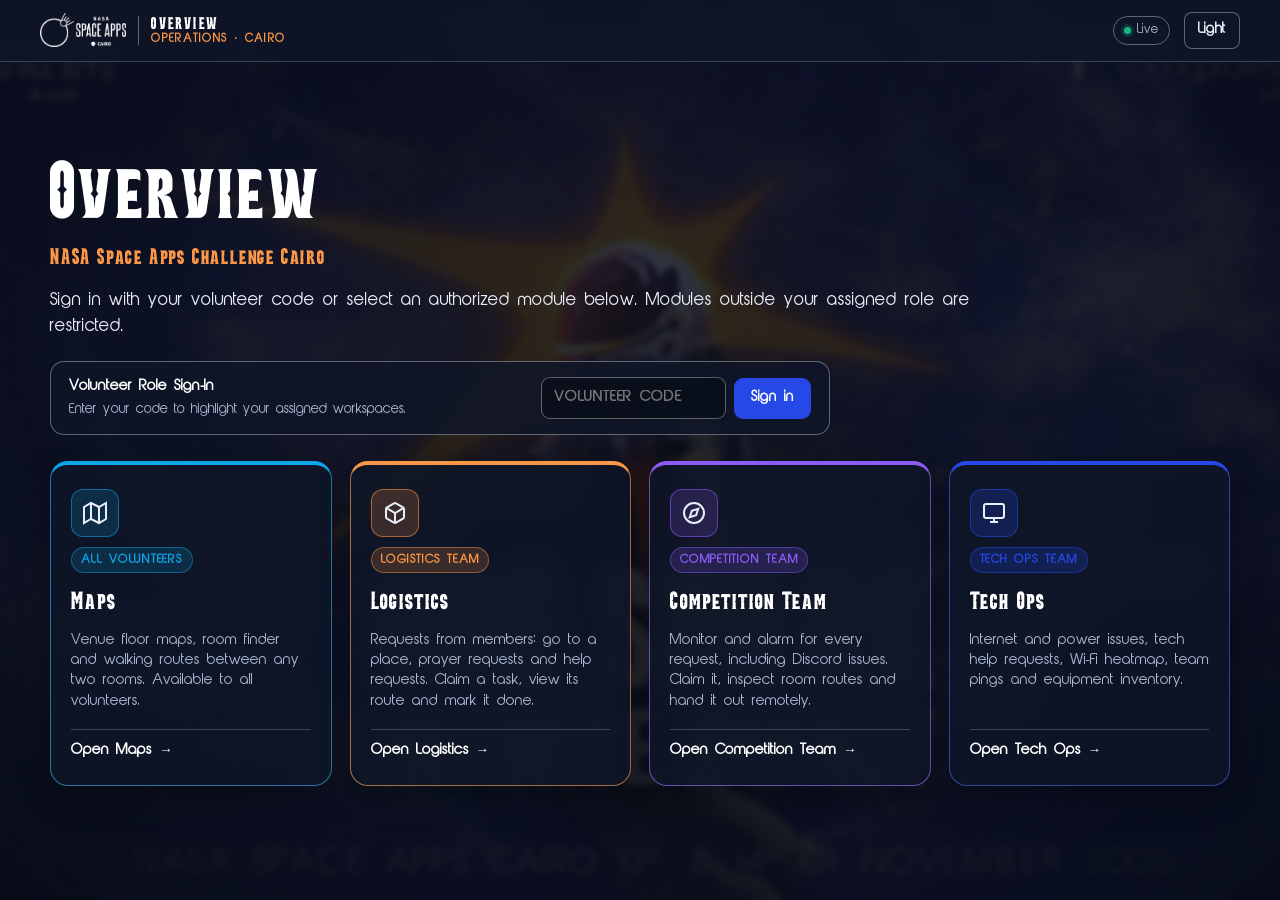
<file: index.html>
<!DOCTYPE html>
<html lang="en" data-theme="dark">
<head>
  <link rel="preconnect" href="https://www.gstatic.com" crossorigin>
  <link rel="dns-prefetch" href="https://www.gstatic.com">
  <link rel="preconnect" href="https://firestore.googleapis.com">
  <meta charset="utf-8">
  <meta name="viewport" content="width=device-width, initial-scale=1, viewport-fit=cover">
  <title>Operations · NASA Space Apps Challenge Cairo</title>
  <meta name="description" content="Operations hub for NASA Space Apps Challenge Cairo volunteers: venue maps, the Logistics team, the Competition Team and the Tech Ops team.">
  <link rel="icon" type="image/png" href="assets/favicon.png">
  <link rel="stylesheet" href="landing.css">
  <link rel="stylesheet" href="styles/components/tutorial.css">
  <script>
    try { document.documentElement.setAttribute('data-theme', localStorage.getItem('techops_theme') || localStorage.getItem('nasa_theme') || 'dark'); } catch (e) {}
  </script>
</head>
<body>
  <div class="bg" aria-hidden="true">
    <div class="bg-image"></div>
    <div class="bg-shade"></div>
  </div>

  <div class="page">
    <header class="portal-top">
      <a class="portal-brand" href="index.html">
        <img class="logo-dark" src="assets/logos/NSAC_HORIZONTAL_WHITE.png" alt="NASA Space Apps Challenge">
        <img class="logo-light" src="assets/logos/NSAC_HORIZONTAL_DARK.png" alt="NASA Space Apps Challenge">
        <span class="portal-brand-text-wrap">
          <span class="portal-brand-title">OVERVIEW</span>
          <span class="portal-brand-sub">OPERATIONS · CAIRO</span>
        </span>
      </a>
      <div class="sp"></div>
      <span class="pill-status" id="overview-status-pill"><i></i><span id="overview-status-text">Live</span></span>
      <button class="portal-theme-btn" id="theme-toggle" aria-label="Toggle theme"><span class="btn-text">Light</span></button>
      <div class="portal-user-chip" id="user-chip" hidden>
        <span class="portal-avatar" id="user-avatar" aria-hidden="true"></span>
        <span class="portal-meta"><b id="user-name"></b><small id="user-team"></small></span>
        <button class="portal-btn-sm" id="logout-btn" type="button">Sign out</button>
      </div>
    </header>

    <main class="intro">
      <h1>Overview</h1>
      <p class="sub">NASA Space Apps Challenge Cairo</p>
      <p class="desc" id="overview-desc">Sign in with your volunteer code or select an authorized module below. Modules outside your assigned role are restricted.</p>

      <!-- Quick Volunteer Code Sign-In Bar (shown when signed out) -->
      <div class="access-bar" id="overview-login-bar">
        <div class="access-bar-info">
          <b>Volunteer Role Sign-In</b>
          <span>Enter your code to highlight your assigned workspaces.</span>
        </div>
        <form action="javascript:void(0);" class="access-form" id="overview-login-form" autocomplete="off" novalidate>
          <input id="overview-code" autocapitalize="characters" autocomplete="off" autocorrect="off" spellcheck="false" maxlength="40" placeholder="Volunteer code" aria-label="Volunteer code">
          <button type="submit" id="overview-login-btn">Sign in</button>
        </form>
        <div class="access-err" id="overview-login-err" role="alert" hidden></div>
      </div>

      <!-- Active Role Banner (shown when signed in) -->
      <div class="role-banner" id="overview-role-banner" hidden>
        <i></i>
        <span id="overview-role-text"></span>
      </div>

      <div class="hub-grid" id="hub-grid">
        <a class="hub-card" data-module="maps" data-label="Open Maps →" data-role-label="All Volunteers" href="maps.html">
          <span class="hub-icon" aria-hidden="true"><svg width="24" height="24" viewBox="0 0 24 24" fill="none" stroke="currentColor" stroke-width="2"><polygon points="1 6 1 22 8 18 16 22 23 18 23 2 16 6 8 2 1 6"></polygon><line x1="8" y1="2" x2="8" y2="18"></line><line x1="16" y1="6" x2="16" y2="22"></line></svg></span>
          <span class="hub-who">All volunteers</span>
          <h2>Maps</h2>
          <p>Venue floor maps, room finder and walking routes between any two rooms. Available to all volunteers.</p>
          <span class="hub-go">Open Maps &rarr;</span>
        </a>
        <a class="hub-card" data-module="logistics" data-label="Open Logistics →" data-role-label="Logistics Team" href="logistics/index.html">
          <span class="hub-icon" aria-hidden="true"><svg width="24" height="24" viewBox="0 0 24 24" fill="none" stroke="currentColor" stroke-width="2"><path d="M21 16V8a2 2 0 0 0-1-1.73l-7-4a2 2 0 0 0-2 0l-7 4A2 2 0 0 0 3 8v8a2 2 0 0 0 1 1.73l7 4a2 2 0 0 0 2 0l7-4A2 2 0 0 0 21 16z"></path><polyline points="3.27 6.96 12 12.01 20.73 6.96"></polyline><line x1="12" y1="22.08" x2="12" y2="12"></line></svg></span>
          <span class="hub-who">Logistics team</span>
          <h2>Logistics</h2>
          <p>Requests from members: go to a place, prayer requests and help requests. Claim a task, view its route and mark it done.</p>
          <span class="hub-go">Open Logistics &rarr;</span>
        </a>
        <a class="hub-card" data-module="competition" data-label="Open Competition Team →" data-role-label="Competition Team" href="dispatch/index.html">
          <span class="hub-icon" aria-hidden="true"><svg width="24" height="24" viewBox="0 0 24 24" fill="none" stroke="currentColor" stroke-width="2"><circle cx="12" cy="12" r="10"></circle><polygon points="16.24 7.76 14.12 14.12 7.76 16.24 9.88 9.88 16.24 7.76"></polygon></svg></span>
          <span class="hub-who">Competition Team</span>
          <h2>Competition Team</h2>
          <p>Monitor and alarm for every request, including Discord issues. Claim it, inspect room routes and hand it out remotely.</p>
          <span class="hub-go">Open Competition Team &rarr;</span>
        </a>
        <a class="hub-card" data-module="techops" data-label="Open Tech Ops →" data-role-label="Tech Ops Team" href="techops/index.html">
          <span class="hub-icon" aria-hidden="true"><svg width="24" height="24" viewBox="0 0 24 24" fill="none" stroke="currentColor" stroke-width="2"><rect x="2" y="3" width="20" height="14" rx="2" ry="2"></rect><line x1="8" y1="21" x2="16" y2="21"></line><line x1="12" y1="17" x2="12" y2="21"></line></svg></span>
          <span class="hub-who">Tech Ops team</span>
          <h2>Tech Ops</h2>
          <p>Internet and power issues, tech help requests, Wi-Fi heatmap, team pings and equipment inventory.</p>
          <span class="hub-go">Open Tech Ops &rarr;</span>
        </a>
      </div>
    </main>
  </div>

  <script src="scripts/services/config.js"></script>
  <script src="scripts/services/firebase-config.js"></script>
  <script src="scripts/services/common.js"></script>
  <script src="scripts/services/store.js"></script>
  <script src="scripts/components/tutorial.js"></script>
  <script>
    (function () {
      var Store = window.TechOpsStore, TO = window.TO;
      var $ = function (id) { return document.getElementById(id); };
      if (TO && TO.initTheme) TO.initTheme();

      var cards = Array.prototype.slice.call(document.querySelectorAll(".hub-card[data-module]"));
      cards.forEach(function (c) {
        if (!c.getAttribute("data-href")) c.setAttribute("data-href", c.getAttribute("href") || "");
      });

      /* Capture-phase guard: strictly block any click or keyboard activation on locked cards */
      document.addEventListener("click", function (e) {
        var locked = e.target && e.target.closest ? e.target.closest(".hub-card.is-locked") : null;
        if (locked) { e.preventDefault(); e.stopPropagation(); }
      }, true);
      document.addEventListener("keydown", function (e) {
        if (e.key !== "Enter" && e.key !== " ") return;
        var locked = e.target && e.target.closest ? e.target.closest(".hub-card.is-locked") : null;
        if (locked) { e.preventDefault(); e.stopPropagation(); }
      }, true);

      function renderAccess(user) {
        var chip = $("user-chip");
        var loginBar = $("overview-login-bar");
        var banner = $("overview-role-banner");
        var statusTxt = $("overview-status-text");
        var statusPill = $("overview-status-pill");
        if (Store) {
          var live = Store.isLive();
          if (statusPill) statusPill.className = "pill-status " + (live ? "live" : "demo");
          if (statusTxt) statusTxt.textContent = live ? "Live" : "Local preview";
        }

        if (!user) {
          if (chip) chip.hidden = true;
          if (loginBar) loginBar.hidden = false;
          if (banner) banner.hidden = true;
          cards.forEach(function (c) {
            c.classList.remove("is-locked", "is-authorized");
            c.removeAttribute("aria-disabled");
            c.removeAttribute("tabindex");
            var orig = c.getAttribute("data-href");
            if (orig) c.setAttribute("href", orig);
            var goEl = c.querySelector(".hub-go");
            if (goEl) goEl.textContent = c.getAttribute("data-label") || "Open →";
          });
          return;
        }

        var roleName = Store.teamDisplayName(user);
        if (chip) {
          chip.hidden = false;
          $("user-name").textContent = user.name;
          $("user-team").textContent = roleName;
          $("user-avatar").textContent = TO ? TO.initials(user.name) : user.name.slice(0, 2).toUpperCase();
        }
        if (loginBar) loginBar.hidden = true;
        if (banner) {
          banner.hidden = false;
          $("overview-role-text").innerHTML = "Signed in as <b>" + (TO ? TO.esc(user.name) : user.name) + "</b> (" + (TO ? TO.esc(roleName) : roleName) + ") — authorized modules are highlighted in full color; unauthorized modules are locked.";
        }

        cards.forEach(function (c) {
          var mod = c.getAttribute("data-module");
          var allowed = Store.canAccess(user, mod);
          var goEl = c.querySelector(".hub-go");
          var orig = c.getAttribute("data-href");
          if (allowed) {
            c.classList.add("is-authorized");
            c.classList.remove("is-locked");
            c.removeAttribute("aria-disabled");
            c.removeAttribute("tabindex");
            if (orig) c.setAttribute("href", orig);
            if (goEl) goEl.textContent = c.getAttribute("data-label") || "Open →";
          } else {
            c.classList.add("is-locked");
            c.classList.remove("is-authorized");
            c.setAttribute("aria-disabled", "true");
            c.setAttribute("tabindex", "-1");
            c.removeAttribute("href");
            if (goEl) goEl.textContent = "Restricted · " + (c.getAttribute("data-role-label") || "Authorized Role") + " Only";
          }
        });
      }

      function showErr(m) {
        var el = $("overview-login-err");
        if (!el) return;
        el.textContent = m || "";
        el.hidden = !m;
      }

      if ($("overview-login-form") && Store) {
        $("overview-login-form").addEventListener("submit", function (e) {
          e.preventDefault();
          var code = ($("overview-code").value || "").trim();
          if (!code) { showErr("Please enter your volunteer code."); return; }
          var btn = $("overview-login-btn");
          btn.disabled = true; btn.textContent = "Checking…"; showErr("");
          Store.login(code).then(function (u) {
            btn.disabled = false; btn.textContent = "Sign in";
            $("overview-code").value = "";
            renderAccess(u);
          }).catch(function (err) {
            btn.disabled = false; btn.textContent = "Sign in";
            showErr(err && err.message ? err.message : "Invalid volunteer code.");
          });
        });
      }

      if ($("logout-btn") && Store) {
        $("logout-btn").onclick = function () {
          Store.logout().then(function () { renderAccess(null); });
        };
      }

      if (Store) {
        var fast = Store.peekUser ? Store.peekUser() : null;
        if (fast) renderAccess(fast);
        Store.restore().then(function (u) { renderAccess(u); });
      }
    })();
  </script>
</body>
</html>
</file>
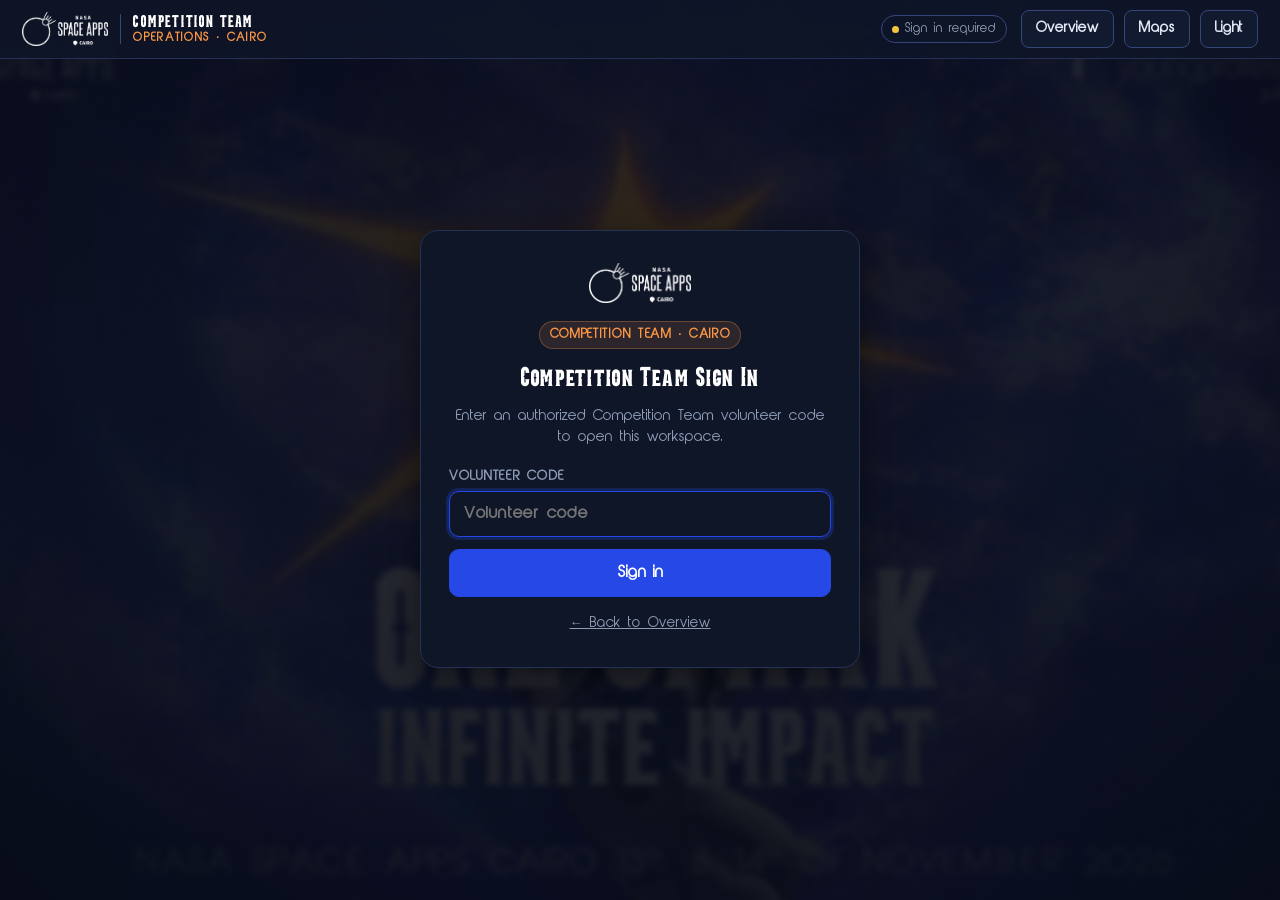
<file: dispatch/index.html>
<!DOCTYPE html>
<html lang="en" data-theme="dark">
<head>
  <link rel="preconnect" href="https://www.gstatic.com" crossorigin>
  <link rel="dns-prefetch" href="https://www.gstatic.com">
  <link rel="preconnect" href="https://firestore.googleapis.com">
  <meta charset="utf-8">
  <meta name="viewport" content="width=device-width, initial-scale=1, viewport-fit=cover">
  <meta name="robots" content="noindex, nofollow">
  <title>Competition Team · NASA Space Apps Challenge Cairo</title>
  <link rel="icon" type="image/png" href="../assets/favicon.png">
  <link rel="stylesheet" href="../techops/css/techops.css">
  <link rel="stylesheet" href="../styles/components/tutorial.css">
  <link rel="stylesheet" href="../styles/components/route-map-panel.css">
  <link rel="stylesheet" href="css/dispatch.css">
  <script>try { document.documentElement.setAttribute('data-theme', localStorage.getItem('techops_theme') || localStorage.getItem('nasa_theme') || 'dark'); } catch (e) {}</script>
</head>
<body>
  <div class="bg" aria-hidden="true"></div>
  <div class="app">
    <header class="top">
      <a class="brand" href="index.html" aria-label="Competition Team dashboard home">
        <img class="logo-dark" src="../assets/logos/NSAC_HORIZONTAL_WHITE.png" alt="NASA Space Apps Challenge">
        <img class="logo-light" src="../assets/logos/NSAC_HORIZONTAL_DARK.png" alt="NASA Space Apps Challenge">
        <span class="brand-text">
          <span class="brand-title">COMPETITION TEAM</span>
          <span class="brand-sub">OPERATIONS · CAIRO</span>
        </span>
      </a>
      <div class="sp"></div>

      <span class="pill-status demo" id="status-pill"><i></i><span id="status-text">Connecting…</span></span>

      <div class="desktop-controls">
        <a class="btn" href="../index.html">Overview</a>
        <a class="btn" href="../maps.html">Maps</a>
        <button class="btn auth-only btn-tutorial" id="tutorial-btn" title="Start Interactive Training" hidden><span>Tutorial</span></button>
        <button class="btn auth-only" id="alerts-btn" title="Sound and desktop notifications for new requests" hidden>Enable alerts</button>
        <button class="btn" id="theme-toggle" aria-label="Toggle light or dark theme"><span class="btn-text">Light</span></button>
        <div class="user-chip" id="user-chip" hidden>
          <span class="user-avatar" id="user-avatar" aria-hidden="true"></span>
          <span class="user-meta"><b id="user-name"></b><small id="user-team"></small></span>
          <button class="btn small" id="logout-btn" aria-label="Sign out">Sign out</button>
        </div>
      </div>

      <button class="icon-btn bell" id="bell" aria-label="Show unclaimed requests" hidden>
        <svg width="26" height="26" viewBox="0 0 24 24" fill="none" stroke="currentColor" stroke-width="2.2"><path d="M18 8a6 6 0 0 0-12 0c0 7-3 9-3 9h18s-3-2-3-9"/><path d="M13.7 21a2 2 0 0 1-3.4 0"/></svg>
        <span class="count" id="bell-count" hidden>0</span>
      </button>

      <button class="icon-btn mobile-menu-btn" id="mobile-menu-toggle" aria-label="Toggle options menu" aria-expanded="false">
        <svg class="icon-bars" width="28" height="28" viewBox="0 0 24 24" fill="none" stroke="currentColor" stroke-width="2.4"><line x1="3" y1="6" x2="21" y2="6"/><line x1="3" y1="12" x2="21" y2="12"/><line x1="3" y1="18" x2="21" y2="18"/></svg>
        <svg class="icon-close" width="28" height="28" viewBox="0 0 24 24" fill="none" stroke="currentColor" stroke-width="2.4" hidden><line x1="18" y1="6" x2="6" y2="18"/><line x1="6" y1="6" x2="18" y2="18"/></svg>
      </button>
    </header>

    <!-- Standardized Right Slide-Over Navigation Drawer -->
    <div class="mobile-drawer" id="mobile-drawer" hidden>
      <div class="mobile-drawer-card" role="dialog" aria-modal="true" aria-label="Navigation menu">
        <div class="mobile-drawer-head">
          <div class="user-chip mobile-user-chip" id="mobile-user" hidden>
            <span class="user-avatar" id="mobile-user-avatar" aria-hidden="true"></span>
            <span class="user-meta"><b id="mobile-user-name"></b><small id="mobile-user-team"></small></span>
          </div>
          <button class="btn icon-btn mobile-drawer-close" id="mobile-menu-close" type="button" aria-label="Close menu">&times;</button>
        </div>
        <div class="mobile-drawer-actions">
          <a class="btn mobile-drawer-btn" href="../index.html"><span>Overview</span></a>
          <a class="btn mobile-drawer-btn" href="../maps.html"><span>Maps</span></a>
          <button class="btn mobile-drawer-btn auth-only btn-tutorial" id="mobile-tutorial-btn" hidden><span>Tutorial</span></button>
          <button class="btn mobile-drawer-btn auth-only" id="mobile-alerts-btn" hidden><span>Enable alerts</span></button>
          <button class="btn mobile-drawer-btn" id="mobile-theme-toggle"><span id="mobile-theme-text">Light</span></button>
          <button class="btn mobile-drawer-btn bad" id="mobile-logout-btn" hidden><span>Sign out</span></button>
        </div>
      </div>
    </div>

    <section class="login-screen" id="login-screen" hidden>
      <div class="login-card">
        <div class="login-logo">
          <img class="logo-dark" src="../assets/logos/NSAC_HORIZONTAL_WHITE.png" alt="NASA Space Apps Challenge">
          <img class="logo-light" src="../assets/logos/NSAC_HORIZONTAL_DARK.png" alt="NASA Space Apps Challenge">
        </div>
        <div class="form-header-badge">Competition Team · Cairo</div>
        <h1>Competition Team Sign In</h1>
        <p class="form-sub">Enter an authorized Competition Team volunteer code to open this workspace.</p>
        <form action="javascript:void(0);" id="login-form" autocomplete="off" novalidate>
          <label class="lbl" for="login-code">Volunteer Code</label>
          <input id="login-code" autocapitalize="characters" autocomplete="off" autocorrect="off" spellcheck="false" maxlength="40" placeholder="Volunteer code" aria-describedby="login-error">
          <p class="login-error" id="login-error" role="alert" hidden></p>
          <button class="btn primary login-btn" id="login-btn" type="submit">Sign in</button>
        </form>
        <p class="login-note" id="login-note" hidden></p>
        <p style="margin-top:16px"><a href="../index.html" class="muted" style="font-size:13px">&larr; Back to Overview</a></p>
      </div>
    </section>

    <!-- STRICT RBAC BLOCK: Shown when signed in with an unauthorized role (never redirects) -->
    <section class="denied-screen" id="access-denied" hidden>
      <div class="denied-card" role="alert">
        <div class="denied-icon" aria-hidden="true"><svg width="40" height="40" viewBox="0 0 24 24" fill="none" stroke="currentColor" stroke-width="2"><rect x="3" y="11" width="18" height="11" rx="2" ry="2"></rect><path d="M7 11V7a5 5 0 0 1 10 0v4"></path></svg></div>
        <div class="denied-badge">Access Restricted · Competition Team Only</div>
        <h1>Unauthorized Module</h1>
        <p id="denied-msg">Your volunteer role does not have permission to access the Competition Team panel.</p>
        <div class="denied-actions">
          <a class="btn primary" href="../index.html">&larr; Return to Overview</a>
          <button class="btn" id="denied-logout-btn" type="button">Switch Volunteer Code</button>
        </div>
      </div>
    </section>

    <main id="main" hidden>
      <div class="note" id="demo-note" hidden style="margin-top:0;margin-bottom:16px"></div>

      <div class="page-title">
        <h2>Competition Team Monitor</h2>
        <span class="greeting" id="greeting"></span>
      </div>

      <div class="dp-alarm" id="alarm" hidden role="status"></div>

      <div class="row issues-filter-row" style="margin:6px 0 16px">
        <div id="issue-filters" class="chips-scroll-row"></div>
        <span class="sp desktop-only"></span>
        <input id="issue-search" type="search" placeholder="Search request, room or name…" aria-label="Search requests">
      </div>

      <datalist id="dl-Competition"></datalist>
      <div class="req-grid" id="cards"></div>
    </main>
  </div>

  <script src="../scripts/services/config.js?v=20261113-v5"></script>
  <script src="../scripts/services/firebase-config.js?v=20261113-v5"></script>
  <script src="../scripts/services/data.js?v=20261113-v5"></script>
  <script src="../scripts/services/common.js?v=20261113-v5"></script>
  <script src="../scripts/services/store.js?v=20261113-v5"></script>
  <script src="../scripts/components/tutorial.js?v=20261113-v5"></script>
  <script src="../scripts/components/route-map-panel.js?v=20261113-v5"></script>
  <script src="js/dashboard.js?v=20261113-v5"></script>
</body>
</html>
</file>
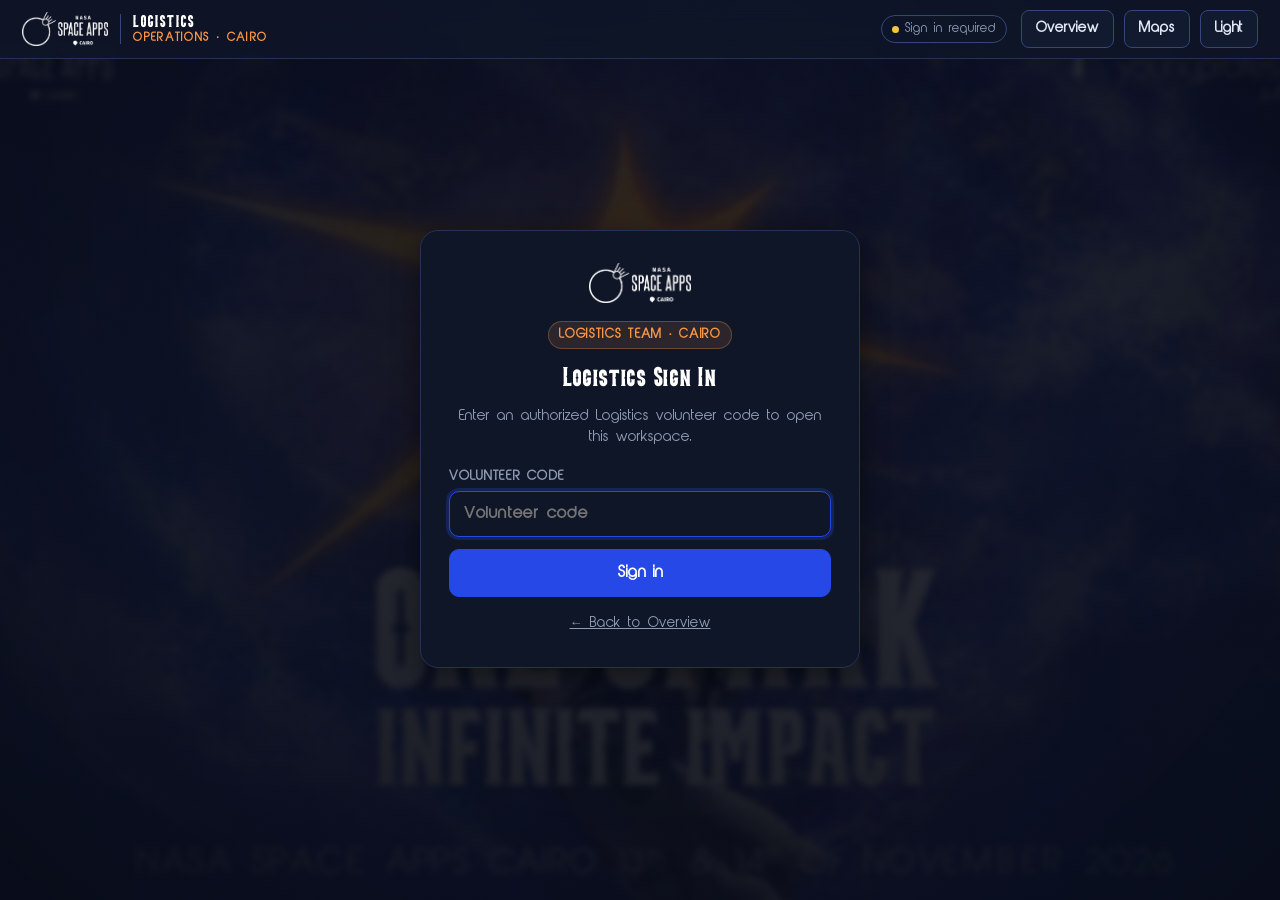
<file: logistics/index.html>
<!DOCTYPE html>
<html lang="en" data-theme="dark">
<head>
  <link rel="preconnect" href="https://www.gstatic.com" crossorigin>
  <link rel="dns-prefetch" href="https://www.gstatic.com">
  <link rel="preconnect" href="https://firestore.googleapis.com">
  <meta charset="utf-8">
  <meta name="viewport" content="width=device-width, initial-scale=1, viewport-fit=cover">
  <title>Logistics Dashboard · NASA Space Apps Challenge Cairo</title>
  <meta name="description" content="Logistics team dashboard: requests from members (go to a place, prayer, help) that volunteers claim, route and complete.">
  <link rel="icon" type="image/png" href="../assets/favicon.png">
  <link rel="stylesheet" href="../techops/css/techops.css">
  <link rel="stylesheet" href="../styles/components/tutorial.css">
  <link rel="stylesheet" href="../styles/components/route-map-panel.css">
  <link rel="stylesheet" href="css/logistics.css">
  <script>try { document.documentElement.setAttribute('data-theme', localStorage.getItem('techops_theme') || localStorage.getItem('nasa_theme') || 'dark'); } catch (e) {}</script>
</head>
<body>
  <div class="bg" aria-hidden="true"></div>
  <div class="app">
    <header class="top">
      <a class="brand" href="index.html" aria-label="Logistics dashboard home">
        <img class="logo-dark" src="../assets/logos/NSAC_HORIZONTAL_WHITE.png" alt="NASA Space Apps Challenge">
        <img class="logo-light" src="../assets/logos/NSAC_HORIZONTAL_DARK.png" alt="NASA Space Apps Challenge">
        <span class="brand-text">
          <span class="brand-title">LOGISTICS</span>
          <span class="brand-sub">OPERATIONS · CAIRO</span>
        </span>
      </a>
      <div class="sp"></div>

      <span class="pill-status demo" id="status-pill"><i></i><span id="status-text">Connecting…</span></span>

      <div class="desktop-controls">
        <a class="btn" href="../index.html">Overview</a>
        <a class="btn" href="../maps.html">Maps</a>
        <button class="btn auth-only btn-tutorial" id="tutorial-btn" title="Start Interactive Training" hidden><span>Tutorial</span></button>
        <button class="btn auth-only" id="alerts-btn" title="Sound and desktop notifications for new requests" hidden>Enable alerts</button>
        <button class="btn" id="theme-toggle" aria-label="Toggle light or dark theme"><span class="btn-text">Light</span></button>
        <div class="user-chip" id="user-chip" hidden>
          <span class="user-avatar" id="user-avatar" aria-hidden="true"></span>
          <span class="user-meta"><b id="user-name"></b><small id="user-team"></small></span>
          <button class="btn small" id="logout-btn" aria-label="Sign out">Sign out</button>
        </div>
      </div>

      <button class="icon-btn bell" id="bell" aria-label="Show unclaimed requests" hidden>
        <svg width="26" height="26" viewBox="0 0 24 24" fill="none" stroke="currentColor" stroke-width="2.2"><path d="M18 8a6 6 0 0 0-12 0c0 7-3 9-3 9h18s-3-2-3-9"/><path d="M13.7 21a2 2 0 0 1-3.4 0"/></svg>
        <span class="count" id="bell-count" hidden>0</span>
      </button>

      <button class="icon-btn mobile-menu-btn" id="mobile-menu-toggle" aria-label="Toggle options menu" aria-expanded="false">
        <svg class="icon-bars" width="28" height="28" viewBox="0 0 24 24" fill="none" stroke="currentColor" stroke-width="2.4"><line x1="3" y1="6" x2="21" y2="6"/><line x1="3" y1="12" x2="21" y2="12"/><line x1="3" y1="18" x2="21" y2="18"/></svg>
        <svg class="icon-close" width="28" height="28" viewBox="0 0 24 24" fill="none" stroke="currentColor" stroke-width="2.4" hidden><line x1="18" y1="6" x2="6" y2="18"/><line x1="6" y1="6" x2="18" y2="18"/></svg>
      </button>
    </header>

    <!-- Standardized Right Slide-Over Navigation Drawer -->
    <div class="mobile-drawer" id="mobile-drawer" hidden>
      <div class="mobile-drawer-card" role="dialog" aria-modal="true" aria-label="Navigation menu">
        <div class="mobile-drawer-head">
          <div class="user-chip mobile-user-chip" id="mobile-user" hidden>
            <span class="user-avatar" id="mobile-user-avatar" aria-hidden="true"></span>
            <span class="user-meta"><b id="mobile-user-name"></b><small id="mobile-user-team"></small></span>
          </div>
          <button class="btn icon-btn mobile-drawer-close" id="mobile-menu-close" type="button" aria-label="Close menu">&times;</button>
        </div>
        <div class="mobile-drawer-actions">
          <a class="btn mobile-drawer-btn" href="../index.html"><span>Overview</span></a>
          <a class="btn mobile-drawer-btn" href="../maps.html"><span>Maps</span></a>
          <button class="btn mobile-drawer-btn auth-only btn-tutorial" id="mobile-tutorial-btn" hidden><span>Tutorial</span></button>
          <button class="btn mobile-drawer-btn auth-only" id="mobile-alerts-btn" hidden><span>Enable alerts</span></button>
          <button class="btn mobile-drawer-btn" id="mobile-theme-toggle"><span id="mobile-theme-text">Light</span></button>
          <button class="btn mobile-drawer-btn bad" id="mobile-logout-btn" hidden><span>Sign out</span></button>
        </div>
      </div>
    </div>

    <!-- LOGIN: Logistics volunteers sign in with their volunteer code -->
    <section class="login-screen" id="login-screen" hidden>
      <div class="login-card">
        <div class="login-logo">
          <img class="logo-dark" src="../assets/logos/NSAC_HORIZONTAL_WHITE.png" alt="NASA Space Apps Challenge">
          <img class="logo-light" src="../assets/logos/NSAC_HORIZONTAL_DARK.png" alt="NASA Space Apps Challenge">
        </div>
        <div class="form-header-badge">Logistics Team · Cairo</div>
        <h1>Logistics Sign In</h1>
        <p class="form-sub">Enter an authorized Logistics volunteer code to open this workspace.</p>
        <form action="javascript:void(0);" id="login-form" autocomplete="off" novalidate>
          <label class="lbl" for="login-code">Volunteer Code</label>
          <input id="login-code" autocapitalize="characters" autocomplete="off" autocorrect="off" spellcheck="false" maxlength="40" placeholder="Volunteer code" aria-describedby="login-error">
          <p class="login-error" id="login-error" role="alert" hidden></p>
          <button class="btn primary login-btn" id="login-btn" type="submit">Sign in</button>
        </form>
        <p class="login-note" id="login-note" hidden></p>
        <p style="margin-top:16px"><a href="../index.html" class="muted" style="font-size:13px">&larr; Back to Overview</a></p>
      </div>
    </section>

    <!-- STRICT RBAC BLOCK: Shown when signed in with an unauthorized role (never redirects) -->
    <section class="denied-screen" id="access-denied" hidden>
      <div class="denied-card" role="alert">
        <div class="denied-icon" aria-hidden="true"><svg width="40" height="40" viewBox="0 0 24 24" fill="none" stroke="currentColor" stroke-width="2"><rect x="3" y="11" width="18" height="11" rx="2" ry="2"></rect><path d="M7 11V7a5 5 0 0 1 10 0v4"></path></svg></div>
        <div class="denied-badge">Access Restricted · Logistics Only</div>
        <h1>Unauthorized Module</h1>
        <p id="denied-msg">Your volunteer role does not have permission to access the Logistics panel.</p>
        <div class="denied-actions">
          <a class="btn primary" href="../index.html">&larr; Return to Overview</a>
          <button class="btn" id="denied-logout-btn" type="button">Switch Volunteer Code</button>
        </div>
      </div>
    </section>

    <main id="main" hidden>
      <div id="banners"></div>
      <div class="note" id="demo-note" hidden style="margin-top:0;margin-bottom:16px"></div>

      <!-- Desktop Tabs -->
      <nav class="tabs" role="tablist" aria-label="Logistics sections">
        <button class="tab on" role="tab" data-tab="issues">Requests <span class="n" id="n-issues">0</span></button>
        <button class="tab" role="tab" data-tab="team">Team &amp; pings <span class="n" id="n-meet" hidden>0</span></button>
      </nav>

      <!-- ISSUES / REQUESTS -->
      <section id="tab-issues">
        <div class="page-title">
          <h2>Logistics Requests</h2>
          <span class="greeting" id="greeting"></span>
        </div>
        <div class="row issues-filter-row" style="margin-bottom:16px">
          <div id="issue-filters" class="chips-scroll-row"></div>
          <span class="sp desktop-only"></span>
          <input id="issue-search" type="search" placeholder="Search room, request or name…" aria-label="Search requests">
        </div>
        <div class="req-grid" id="issue-rows"></div>
      </section>

      <!-- TEAM & PINGS -->
      <section id="tab-team" hidden>
        <div class="page-title">
          <h2>Team &amp; Pings</h2>
        </div>
        <div class="my-status-box" id="my-status" style="margin-bottom:16px" hidden></div>
        <div class="team-grid" id="team-grid"></div>
        <div class="meet-list">
          <div class="page-title"><h3 style="font-size:16px">Meetup History</h3></div>
          <div class="card" id="meet-rows"></div>
        </div>
      </section>
    </main>

    <!-- Mobile Bottom App Bar -->
    <nav class="mobile-nav" aria-label="Mobile navigation">
      <button class="mobile-nav-btn on" data-tab="issues">
        <svg viewBox="0 0 24 24" fill="none" stroke="currentColor" stroke-width="2"><circle cx="12" cy="12" r="10"/><line x1="12" y1="8" x2="12" y2="12"/><line x1="12" y1="16" x2="12.01" y2="16"/></svg>
        <span>Requests</span>
        <span class="m-badge" id="m-badge-issues" hidden>0</span>
      </button>
      <button class="mobile-nav-btn" data-tab="team">
        <svg viewBox="0 0 24 24" fill="none" stroke="currentColor" stroke-width="2"><path d="M17 21v-2a4 4 0 0 0-4-4H5a4 4 0 0 0-4 4v2"/><circle cx="9" cy="7" r="4"/><path d="M23 21v-2a4 4 0 0 0-3-3.87"/><path d="M16 3.13a4 4 0 0 1 0 7.75"/></svg>
        <span>Team &amp; Pings</span>
        <span class="m-badge" id="m-badge-team" hidden>0</span>
      </button>
    </nav>
  </div>

  <script src="../scripts/services/config.js?v=20261113-v5"></script>
  <script src="../scripts/services/firebase-config.js?v=20261113-v5"></script>
  <script src="../scripts/services/data.js?v=20261113-v5"></script>
  <script src="../scripts/services/common.js?v=20261113-v5"></script>
  <script src="../scripts/services/store.js?v=20261113-v5"></script>
  <script src="../scripts/components/tutorial.js?v=20261113-v5"></script>
  <script src="../scripts/components/route-map-panel.js?v=20261113-v5"></script>
  <script src="js/dashboard.js?v=20261113-v5"></script>
</body>
</html>
</file>
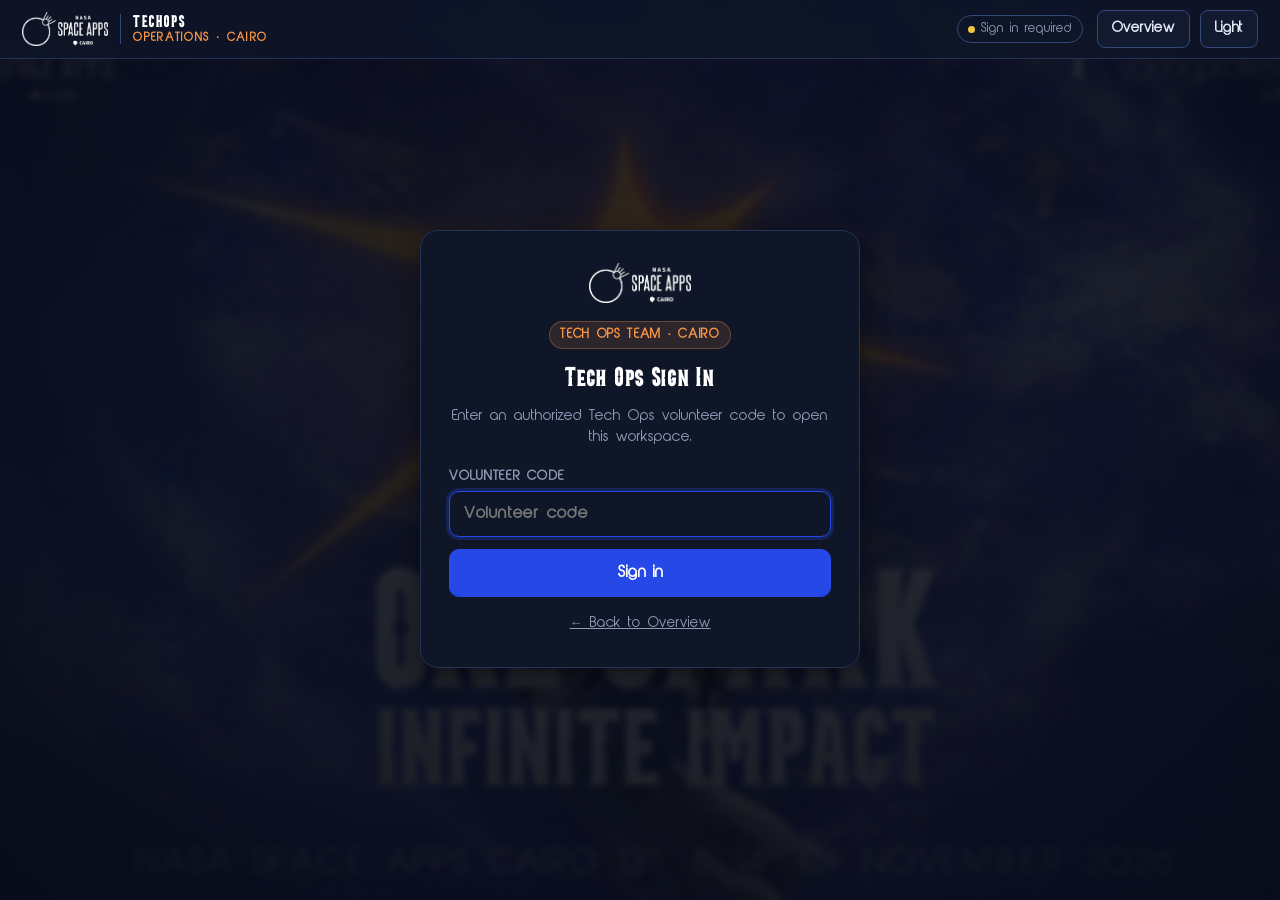
<file: techops/index.html>
<!DOCTYPE html>
<html lang="en" data-theme="dark">
<head>
  <link rel="preconnect" href="https://www.gstatic.com" crossorigin>
  <link rel="dns-prefetch" href="https://www.gstatic.com">
  <link rel="preconnect" href="https://firestore.googleapis.com">
  <meta charset="utf-8">
  <meta name="viewport" content="width=device-width, initial-scale=1, viewport-fit=cover">
  <title>TechOps Dashboard · NASA Space Apps Challenge Cairo</title>
  <meta name="description" content="TechOps team operations dashboard: fastest route navigation, universal QR issue alerts, floor maps, Wi-Fi heatmap, team pings and equipment inventory.">
  <link rel="icon" type="image/png" href="../assets/favicon.png">
  <link rel="stylesheet" href="css/techops.css">
  <link rel="stylesheet" href="../styles/components/tutorial.css">
  <script>try { document.documentElement.setAttribute('data-theme', localStorage.getItem('techops_theme') || localStorage.getItem('nasa_theme') || 'dark'); } catch (e) {}</script>
</head>
<body class="has-mobile-nav">
  <div class="bg" aria-hidden="true"></div>
  <div class="app">
    <header class="top">
      <a class="brand" href="index.html" aria-label="TechOps dashboard home">
        <img class="logo-dark" src="../assets/logos/NSAC_HORIZONTAL_WHITE.png" alt="NASA Space Apps Challenge">
        <img class="logo-light" src="../assets/logos/NSAC_HORIZONTAL_DARK.png" alt="NASA Space Apps Challenge">
        <span class="brand-text">
          <span class="brand-title">TECHOPS</span>
          <span class="brand-sub">OPERATIONS · CAIRO</span>
        </span>
      </a>
      <div class="sp"></div>

      <!-- Live status indicator -->
      <span class="pill-status demo" id="status-pill" title=""><i></i><span id="status-text">Connecting…</span></span>

      <!-- Desktop header controls -->
      <div class="desktop-controls">
        <a class="btn" href="../index.html" title="Overview"><span>Overview</span></a>
        <button class="btn tech-only btn-tutorial" id="tutorial-btn" title="Start Interactive Training"><span>Tutorial</span></button>
        <button class="btn tech-only" id="alerts-btn" title="Enable sound and desktop notifications for new tasks">Enable alerts</button>
        <button class="btn" id="theme-toggle" aria-label="Toggle light or dark theme"><span class="btn-text">Light</span></button>
        <div class="user-chip" id="user-chip" hidden>
          <span class="user-avatar" id="user-avatar" aria-hidden="true"></span>
          <span class="user-meta"><b id="user-name"></b><small id="user-team"></small></span>
          <button class="btn small" id="logout-btn" aria-label="Sign out">Sign out</button>
        </div>
      </div>

      <!-- Always visible notification bell with prominent icon -->
      <button class="icon-btn bell tech-only" id="bell" aria-label="Open unassigned tasks">
        <svg width="26" height="26" viewBox="0 0 24 24" fill="none" stroke="currentColor" stroke-width="2.2"><path d="M18 8a6 6 0 0 0-12 0c0 7-3 9-3 9h18s-3-2-3-9"/><path d="M13.7 21a2 2 0 0 1-3.4 0"/></svg>
        <span class="count" id="bell-count" hidden>0</span>
      </button>

      <!-- Mobile hamburger toggle button with prominent icon -->
      <button class="icon-btn mobile-menu-btn" id="mobile-menu-toggle" aria-label="Toggle options menu" aria-expanded="false">
        <svg class="icon-bars" width="28" height="28" viewBox="0 0 24 24" fill="none" stroke="currentColor" stroke-width="2.4"><line x1="3" y1="6" x2="21" y2="6"/><line x1="3" y1="12" x2="21" y2="12"/><line x1="3" y1="18" x2="21" y2="18"/></svg>
        <svg class="icon-close" width="28" height="28" viewBox="0 0 24 24" fill="none" stroke="currentColor" stroke-width="2.4" hidden><line x1="18" y1="6" x2="6" y2="18"/><line x1="6" y1="6" x2="18" y2="18"/></svg>
      </button>
    </header>

    <!-- Standardized Right Slide-Over Navigation Drawer -->
    <div class="mobile-drawer" id="mobile-drawer" hidden>
      <div class="mobile-drawer-card" role="dialog" aria-modal="true" aria-label="Navigation menu">
        <div class="mobile-drawer-head">
          <div class="user-chip mobile-user-chip" id="mobile-user" hidden>
            <span class="user-avatar" id="mobile-user-avatar" aria-hidden="true"></span>
            <span class="user-meta"><b id="mobile-user-name"></b><small id="mobile-user-team"></small></span>
          </div>
          <button class="btn icon-btn mobile-drawer-close" id="mobile-menu-close" type="button" aria-label="Close menu">&times;</button>
        </div>
        <div class="mobile-drawer-actions">
          <a class="btn mobile-drawer-btn" href="../index.html"><span>Overview</span></a>
          <button class="btn mobile-drawer-btn tech-only btn-tutorial" id="mobile-tutorial-btn"><span>Tutorial</span></button>
          <button class="btn mobile-drawer-btn tech-only" id="mobile-alerts-btn"><span>Enable alerts</span></button>
          <button class="btn mobile-drawer-btn" id="mobile-theme-toggle"><span id="mobile-theme-text">Light</span></button>
          <button class="btn mobile-drawer-btn bad" id="mobile-logout-btn"><span>Sign out</span></button>
        </div>
      </div>
    </div>

    <!-- LOGIN: volunteers sign in with their Volunteer Code -->
    <section class="login-screen" id="login-screen" hidden>
      <div class="login-card">
        <div class="login-logo">
          <img class="logo-dark" src="../assets/logos/NSAC_HORIZONTAL_WHITE.png" alt="NASA Space Apps Challenge">
          <img class="logo-light" src="../assets/logos/NSAC_HORIZONTAL_DARK.png" alt="NASA Space Apps Challenge">
        </div>
        <div class="form-header-badge">Tech Ops Team · Cairo</div>
        <h1>Tech Ops Sign In</h1>
        <p class="form-sub">Enter an authorized Tech Ops volunteer code to open this workspace.</p>
        <form action="javascript:void(0);" id="login-form" autocomplete="off" novalidate>
          <label class="lbl" for="login-code">Volunteer Code</label>
          <input id="login-code" autocapitalize="characters" autocomplete="off" autocorrect="off" spellcheck="false" maxlength="40" placeholder="Volunteer code" aria-describedby="login-error">
          <p class="login-error" id="login-error" role="alert" hidden></p>
          <button class="btn primary login-btn" id="login-btn" type="submit">Sign in</button>
        </form>
        <p class="login-note" id="login-note" hidden></p>
        <p style="margin-top:16px"><a href="../index.html" class="muted" style="font-size:13px">&larr; Back to Overview</a></p>
      </div>
    </section>

    <!-- STRICT RBAC BLOCK: Shown when signed in with an unauthorized role (never redirects) -->
    <section class="denied-screen" id="access-denied" hidden>
      <div class="denied-card" role="alert">
        <div class="denied-icon" aria-hidden="true"><svg width="40" height="40" viewBox="0 0 24 24" fill="none" stroke="currentColor" stroke-width="2"><rect x="3" y="11" width="18" height="11" rx="2" ry="2"></rect><path d="M7 11V7a5 5 0 0 1 10 0v4"></path></svg></div>
        <div class="denied-badge">Access Restricted · Tech Ops Only</div>
        <h1>Unauthorized Module</h1>
        <p id="denied-msg">Your volunteer role does not have permission to access the Tech Ops panel.</p>
        <div class="denied-actions">
          <a class="btn primary" href="../index.html">&larr; Return to Overview</a>
          <button class="btn" id="denied-logout-btn" type="button">Switch Volunteer Code</button>
        </div>
      </div>
    </section>

    <main hidden>
      <div id="banners"></div>

      <!-- Desktop Tabs -->
      <nav class="tabs" role="tablist" aria-label="TechOps sections">
        <button class="tab on" role="tab" data-tab="issues">Requests <span class="n" id="n-issues">0</span></button>
        <button class="tab" role="tab" data-tab="maps">Floor maps &amp; routing</button>
        <button class="tab" role="tab" data-tab="team">Team &amp; pings <span class="n" id="n-meet" hidden>0</span></button>
        <button class="tab" role="tab" data-tab="inventory">Inventory</button>
      </nav>

      <!-- ISSUES / REQUESTS -->
      <section id="tab-issues">
        <div class="page-title">
          <h2>Tech Ops Requests</h2>
          <span class="greeting" id="greeting"></span>
        </div>
        <div class="row issues-filter-row" style="margin-bottom:16px">
          <div id="issue-filters" class="chips-scroll-row"></div>
          <span class="sp desktop-only"></span>
          <input id="issue-search" type="search" placeholder="Search room, team, or problem…" aria-label="Search issues">
        </div>
        <div class="req-grid" id="issue-rows"></div>
      </section>

      <!-- MAPS & ROUTING -->
      <section id="tab-maps" hidden>
        <div class="page-title">
          <h2>Floor Maps &amp; Navigation</h2>
        </div>

        <!-- Wayfinding bar -->
        <div class="card panel route-bar-card" id="route-bar">
          <div class="route-bar-inner">
            <div class="route-header">
              <span class="route-title">
                <svg width="20" height="20" viewBox="0 0 24 24" fill="none" stroke="currentColor" stroke-width="2.2"><polygon points="3 11 22 2 13 21 11 13 3 11"/></svg>
                Fastest Route
              </span>
              <button class="btn small rt-btn-myroom" id="rt-my-room" title="Set Origin to my current room">From My Room</button>
            </div>
            
            <div class="route-inputs-wrap">
              <div class="route-field">
                <input id="rt-from" list="rooms-list" placeholder="From (e.g. C133, Entrance)" class="rt-input">
              </div>
              <button class="btn small rt-swap-btn" id="rt-swap" title="Swap From and To" aria-label="Swap directions">⇄</button>
              <div class="route-field">
                <input id="rt-to" list="rooms-list" placeholder="To (e.g. A113, B016)" class="rt-input">
              </div>
              <datalist id="rooms-list"></datalist>
            </div>

            <div class="route-actions">
              <button class="btn primary rt-btn-calc" id="rt-calc">Find Route</button>
              <button class="btn ghost rt-btn-clear" id="rt-clear">Clear</button>
            </div>
          </div>
          <div id="route-output" hidden></div>
        </div>

        <div class="map-tools">
          <div class="seg" id="floor-seg" role="group" aria-label="Floor selection"></div>
          <div class="seg" id="layer-seg" role="group" aria-label="Map layer">
            <button data-layer="zones" class="on">Room zones</button>
            <button data-layer="heat">Wi-Fi heatmap</button>
          </div>
          <button class="chip on" id="pins-chip" aria-pressed="true">Issue pins</button>
        </div>

        <div class="map-layout">
          <div>
            <div class="map" id="map"></div>
            <!-- In-map task resolution bar: instantly mark as done from map -->
            <div class="dir-task-bar" id="map-task-bar" hidden style="margin-top:12px;padding:12px 14px;background:rgba(16,185,129,0.12);border:1px solid rgba(16,185,129,0.35);border-radius:12px;">
              <div style="display:flex;align-items:center;justify-content:space-between;margin-bottom:8px">
                <div style="display:flex;align-items:center;gap:8px">
                  <span class="badge b-prog" style="font-size:11px;padding:2px 8px">Assigned Task</span>
                  <b style="font-size:13px;color:var(--ink-bright)" id="map-task-id">Task</b>
                </div>
                <span style="font-size:12px;color:var(--mut)" id="map-task-room">Room</span>
              </div>
              <div style="font-size:13px;color:var(--ink-bright);font-weight:600;margin-bottom:8px" id="map-task-issue">Issue Details</div>
              <button class="btn ok task-done-btn" id="map-task-done-btn" type="button" style="width:100%;min-height:44px;font-size:14px;font-weight:700;display:flex;align-items:center;justify-content:center;gap:8px;border-radius:10px;background:linear-gradient(135deg, #10b981 0%, #059669 100%);color:#fff;border:none;cursor:pointer;box-shadow:0 4px 14px rgba(16,185,129,0.35);touch-action:manipulation">
                <svg width="18" height="18" viewBox="0 0 24 24" fill="none" stroke="currentColor" stroke-width="2.5"><polyline points="20 6 9 17 4 12"/></svg>
                <span id="map-task-done-text">Mark as Done &amp; Return to Issues</span>
              </button>
            </div>
            <div class="legend" id="zone-legend"></div>
            <div class="heat-scale" id="heat-scale" hidden>
              <span>Poor</span>
              <div class="heat-bar"></div>
              <span>Good</span>
              <span class="muted">&nbsp;5 · 15 · 28 · 45 · 70+ Mbps</span>
            </div>
          </div>
          <aside class="card panel" id="side" aria-live="polite"></aside>
        </div>

        <!-- Mobile Bottom Sheet for Map Room & Wi-Fi Details -->
        <div class="sheet-backdrop" id="map-sheet-backdrop" hidden></div>
        <div class="bottom-sheet" id="map-bottom-sheet" hidden aria-modal="true" role="dialog" aria-label="Room details">
          <div class="sheet-handle" aria-hidden="true"></div>
          <div class="sheet-header">
            <div>
              <div class="sheet-category" id="sheet-zone">Zone</div>
              <h3 class="sheet-title" id="sheet-title">Room</h3>
              <div class="sheet-meta" id="sheet-meta">Floor info</div>
            </div>
            <button class="sheet-close" id="sheet-close" aria-label="Close sheet">&times;</button>
          </div>
          <div class="sheet-body" id="sheet-body"></div>
          <div class="sheet-actions">
            <button class="btn primary sheet-btn" id="sheet-btn-route-here">
              <svg width="18" height="18" viewBox="0 0 24 24" fill="none" stroke="currentColor" stroke-width="2.2"><polygon points="3 11 22 2 13 21 11 13 3 11"/></svg>
              Fastest Route Here
            </button>
            <button class="btn sheet-btn" id="sheet-btn-route-from">Route From Here</button>
          </div>
        </div>
      </section>

      <!-- TEAM & PINGS -->
      <section id="tab-team" hidden>
        <div class="page-title">
          <h2>TechOps Team</h2>
        </div>
        <div class="my-status-box" id="my-status" style="margin-bottom:16px" hidden></div>
        <div class="team-grid" id="team-grid"></div>
        <div class="meet-list">
          <div class="page-title"><h3 style="font-size:16px">Meetup History</h3></div>
          <div class="card" id="meet-rows"></div>
        </div>
      </section>

      <!-- INVENTORY -->
      <section id="tab-inventory" hidden>
        <div class="page-title">
          <h2>Hardware Inventory</h2>
        </div>
        <div class="inv-summary" id="inv-summary"></div>
        <div class="row inv-filter-row" style="margin-bottom:14px">
          <input id="inv-search" type="search" placeholder="Search equipment, team or room…" aria-label="Search inventory">
          <div class="inv-selects-scroll">
            <select id="inv-cat" aria-label="Category"></select>
            <select id="inv-holder" aria-label="Held by"></select>
            <select id="inv-status" aria-label="Status"><option value="">Any status</option><option>With member</option><option>Lent out</option></select>
          </div>
        </div>
        <div class="table-wrap">
          <table class="inv-table">
            <thead>
              <tr><th>ID</th><th>Item</th><th class="num">Qty</th><th>Held by</th><th>Lent to</th><th>Status</th><th>Action</th></tr>
            </thead>
            <tbody id="inv-rows"></tbody>
          </table>
        </div>
      </section>

      <p class="note" id="demo-note" hidden></p>
    </main>

    <!-- Mobile Bottom App Bar -->
    <nav class="mobile-nav" aria-label="Mobile navigation">
      <button class="mobile-nav-btn on" data-tab="issues">
        <svg viewBox="0 0 24 24" fill="none" stroke="currentColor" stroke-width="2"><circle cx="12" cy="12" r="10"/><line x1="12" y1="8" x2="12" y2="12"/><line x1="12" y1="16" x2="12.01" y2="16"/></svg>
        <span>Issues</span>
        <span class="m-badge" id="m-badge-issues" hidden>0</span>
      </button>
      <button class="mobile-nav-btn" data-tab="maps">
        <svg viewBox="0 0 24 24" fill="none" stroke="currentColor" stroke-width="2"><polygon points="3 11 22 2 13 21 11 13 3 11"/></svg>
        <span>Maps &amp; Route</span>
      </button>
      <button class="mobile-nav-btn" data-tab="team">
        <svg viewBox="0 0 24 24" fill="none" stroke="currentColor" stroke-width="2"><path d="M17 21v-2a4 4 0 0 0-4-4H5a4 4 0 0 0-4 4v2"/><circle cx="9" cy="7" r="4"/><path d="M23 21v-2a4 4 0 0 0-3-3.87"/><path d="M16 3.13a4 4 0 0 1 0 7.75"/></svg>
        <span>Team &amp; Pings</span>
        <span class="m-badge" id="m-badge-team" hidden>0</span>
      </button>
      <button class="mobile-nav-btn" data-tab="inventory">
        <svg viewBox="0 0 24 24" fill="none" stroke="currentColor" stroke-width="2"><path d="M21 16V8a2 2 0 0 0-1-1.73l-7-4a2 2 0 0 0-2 0l-7 4A2 2 0 0 0 3 8v8a2 2 0 0 0 1 1.73l7 4a2 2 0 0 0 2 0l7-4A2 2 0 0 0 21 16z"/><polyline points="3.27 6.96 12 12.01 20.73 6.96"/><line x1="12" y1="22.08" x2="12" y2="12"/></svg>
        <span>Inventory</span>
      </button>
    </nav>
  </div>

  <script src="../scripts/vendor/qrcode.js?v=20261113-v5"></script>
  <script src="../scripts/services/config.js?v=20261113-v5"></script>
  <script src="../scripts/services/firebase-config.js?v=20261113-v5"></script>
  <script src="../scripts/services/data.js?v=20261113-v5"></script>
  <script src="js/router.js?v=20261113-v5"></script>
  <script src="../scripts/services/common.js?v=20261113-v5"></script>
  <script src="../scripts/services/store.js?v=20261113-v5"></script>
  <script src="js/map.js?v=20261113-v5"></script>
  <script src="../scripts/components/tutorial.js?v=20261113-v5"></script>
  <script src="js/dashboard.js?v=20261113-v5"></script>
</body>
</html>
</file>
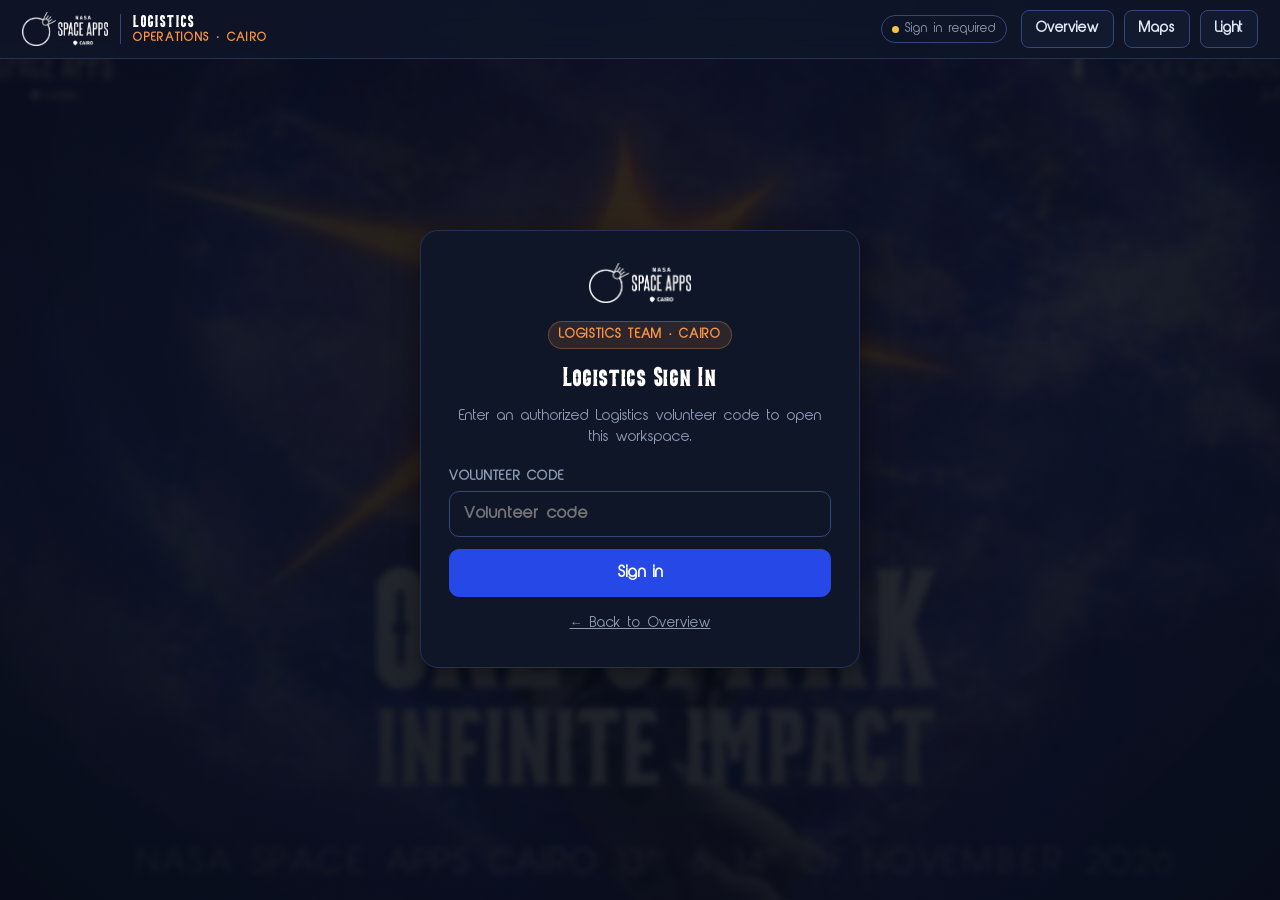
<file: logistics.html>
<!DOCTYPE html>
<html lang="en">
<head>
  <meta charset="utf-8">
  <title>Moved · Logistics</title>
  <meta http-equiv="refresh" content="0; url=logistics/index.html">
  <link rel="canonical" href="logistics/index.html">
</head>
<body>
  <p>The Logistics dashboard moved to <a href="logistics/index.html">logistics/</a>. The venue maps are now on <a href="maps.html">maps.html</a>.</p>
</body>
</html>
</file>
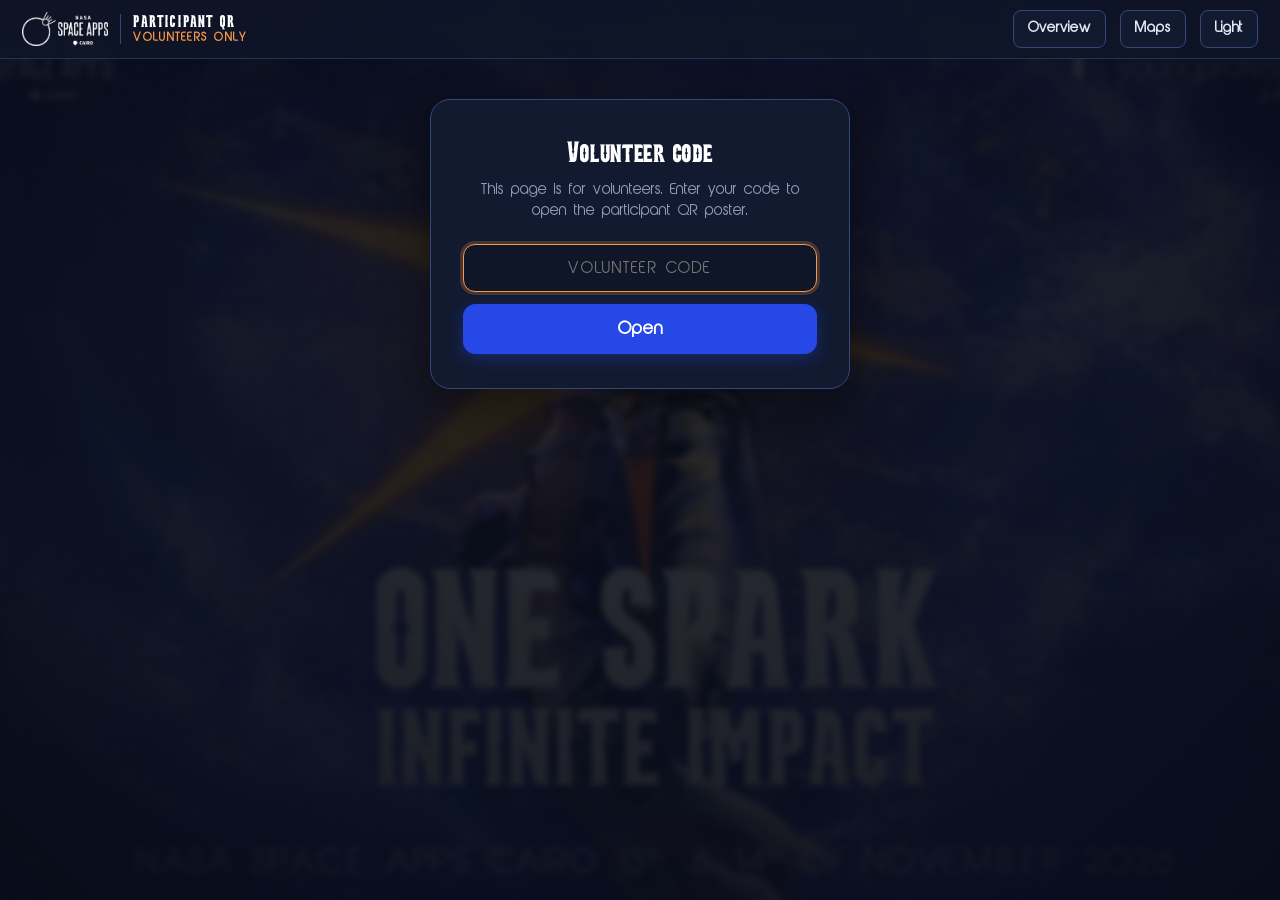
<file: logistics/qr-codes.html>
<!DOCTYPE html>
<html lang="en">
<head>
  <meta charset="utf-8">
  <meta name="robots" content="noindex, nofollow">
  <title>Moved</title>
  <script>location.replace("../request/poster.html");</script>
  <meta http-equiv="refresh" content="0; url=../request/poster.html">
</head>
<body><p>There is now one participant QR poster: <a href="../request/poster.html">open it</a>.</p></body>
</html>
</file>
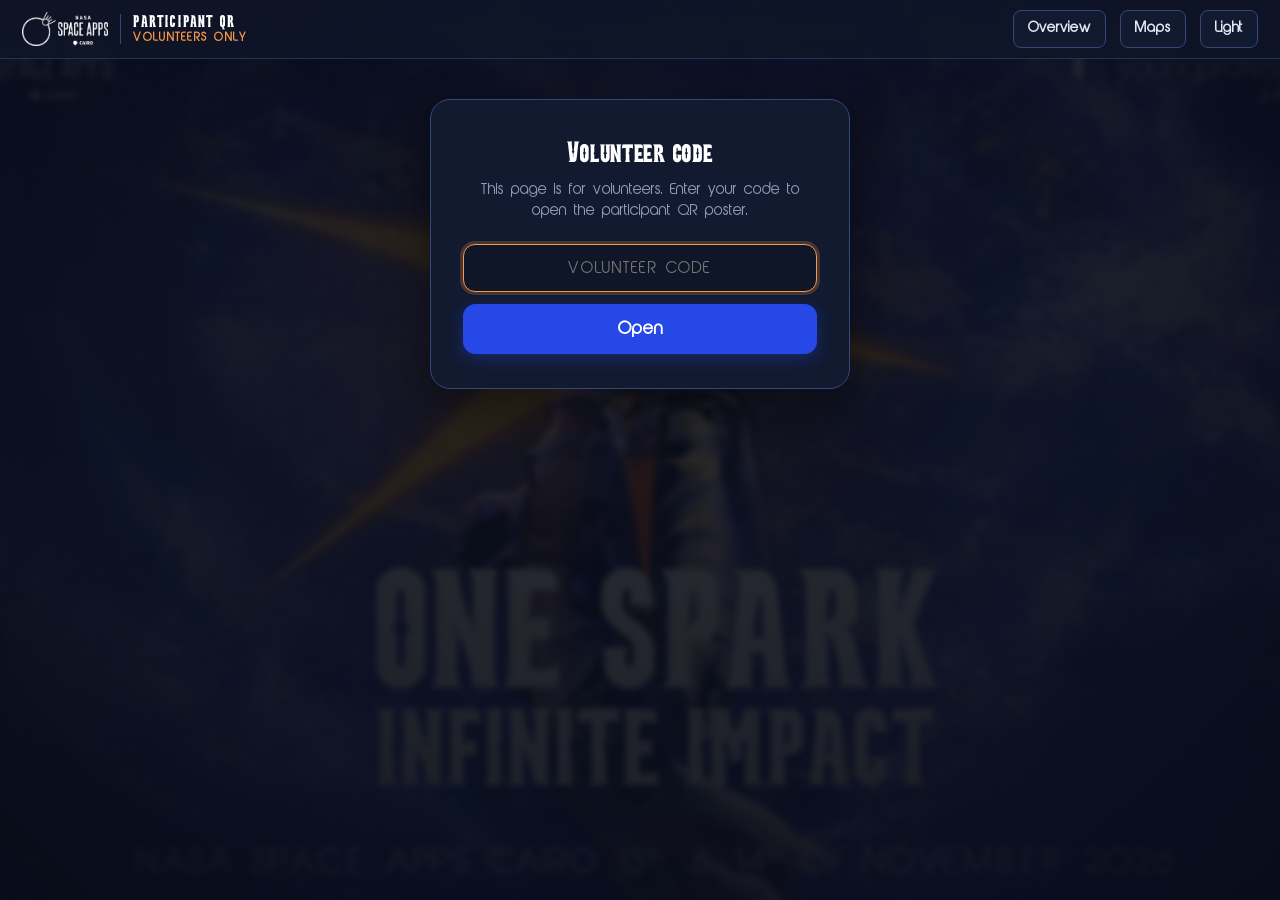
<file: request/poster.html>
<!DOCTYPE html>
<html lang="en" data-theme="dark">
<head>
  <link rel="preconnect" href="https://www.gstatic.com" crossorigin>
  <link rel="preconnect" href="https://cdnjs.cloudflare.com" crossorigin>
  <link rel="preconnect" href="https://firestore.googleapis.com">
  <meta charset="utf-8">
  <meta name="viewport" content="width=device-width, initial-scale=1, viewport-fit=cover">
  <meta name="robots" content="noindex, nofollow">
  <title>Participant QR poster · NASA Space Apps Cairo</title>
  <link rel="icon" type="image/png" href="../assets/favicon.png">
  <link rel="stylesheet" href="../techops/css/techops.css">
  <link rel="stylesheet" href="request.css">
  <script>try { document.documentElement.setAttribute('data-theme', localStorage.getItem('techops_theme') || 'dark'); } catch (e) {}</script>
</head>
<body>
  <div class="bg" aria-hidden="true"></div>
  <div class="app">
    <header class="top noprint">
      <a class="brand" href="../index.html">
        <img class="logo-dark" src="../assets/logos/NSAC_HORIZONTAL_WHITE.png" alt="NASA Space Apps Challenge">
        <img class="logo-light" src="../assets/logos/NSAC_HORIZONTAL_DARK.png" alt="NASA Space Apps Challenge">
        <span class="brand-text"><span class="brand-title">PARTICIPANT QR</span><span class="brand-sub">VOLUNTEERS ONLY</span></span>
      </a>
      <div class="sp"></div>
      <a class="btn" href="../index.html">Overview</a>
      <a class="btn" href="../maps.html">Maps</a>
      <button class="btn" id="theme-toggle" aria-label="Toggle light or dark theme"><span class="btn-text">Light</span></button>
    </header>

    <!-- Volunteers only: the poster page needs a volunteer code (the QR itself is what participants scan) -->
    <section class="card form-card gate-card" id="gate" hidden>
      <h2>Volunteer code</h2>
      <p class="form-sub">This page is for volunteers. Enter your code to open the participant QR poster.</p>
      <form action="javascript:void(0);" id="gate-form" autocomplete="off" novalidate>
        <input id="gate-code" autocapitalize="characters" autocomplete="off" autocorrect="off" spellcheck="false" maxlength="40" placeholder="Volunteer code" aria-label="Volunteer code">
        <p id="gate-err" style="color:var(--bad);font-size:13px;margin-top:10px;font-weight:600" role="alert" hidden></p>
        <button class="btn primary" id="gate-btn" type="submit" style="margin-top:12px;width:100%">Open</button>
      </form>
    </section>

    <main id="main" hidden>
      <div class="card panel noprint" style="margin-bottom:20px">
        <div class="row" style="align-items:center">
          <b style="font-size:13.5px">QR destination folder:</b>
          <input id="base" style="flex:1;min-width:260px" placeholder="https://your-site/request/">
          <button class="btn small" id="save-base">Update</button>
          <button class="btn small ghost" id="reset-base">Default</button>
          <button class="btn small primary" id="copy-link">Copy Link</button>
        </div>
        <p class="muted" style="font-size:12px;margin-top:6px">Phones cannot open <code>file://</code> or <code>localhost</code>, so print the poster only after the site is hosted.</p>
      </div>

      <div class="universal-hero">
        <div style="display:flex;align-items:center;justify-content:center;gap:10px;margin-bottom:8px">
          <img src="../assets/logos/NSAC_HORIZONTAL_WHITE.png" alt="NASA Space Apps Challenge" class="logo-dark" style="height:38px">
          <img src="../assets/logos/NSAC_HORIZONTAL_DARK.png" alt="NASA Space Apps Challenge" class="logo-light" style="height:38px">
        </div>
        <h2>NEED HELP?</h2>
        <p class="sub">NASA Space Apps Challenge Cairo</p>

        <div class="universal-qr-frame" id="qr-box"></div>

        <div style="font-family:var(--font-title);font-size:20px;letter-spacing:.05em;color:var(--accent);margin-bottom:4px">SCAN FOR HELP</div>
        <p class="muted" style="font-size:13px;max-width:460px;margin:0 auto">
          Internet &middot; Power &middot; Tech help &middot; Go to a place &middot; Prayer &middot; Any other help &middot; Discord issue &middot; Competition questions
        </p>

        <div class="universal-steps">
          <div class="u-step"><b>1. Scan QR Code</b>Open your phone camera or QR scanner.</div>
          <div class="u-step"><b>2. Say where you are</b>Pick your floor and room.</div>
          <div class="u-step"><b>3. Choose what you need</b>The right volunteer team is alerted and comes to you.</div>
        </div>

        <div class="row noprint" style="justify-content:center;margin-top:22px;gap:12px">
          <button class="btn primary" id="print-hero">Print This Poster</button>
          <a class="btn" href="form.html" target="_blank" rel="noopener">Test Scan on Browser ↗</a>
        </div>
      </div>
    </main>
  </div>

  <script src="../scripts/vendor/qrcode.js"></script>
  <script src="../scripts/services/config.js"></script>
  <script src="../scripts/services/firebase-config.js"></script>
  <script src="../scripts/services/data.js"></script>
  <script src="../scripts/services/common.js"></script>
  <script src="../scripts/services/store.js"></script>
  <script src="poster.js"></script>
</body>
</html>
</file>
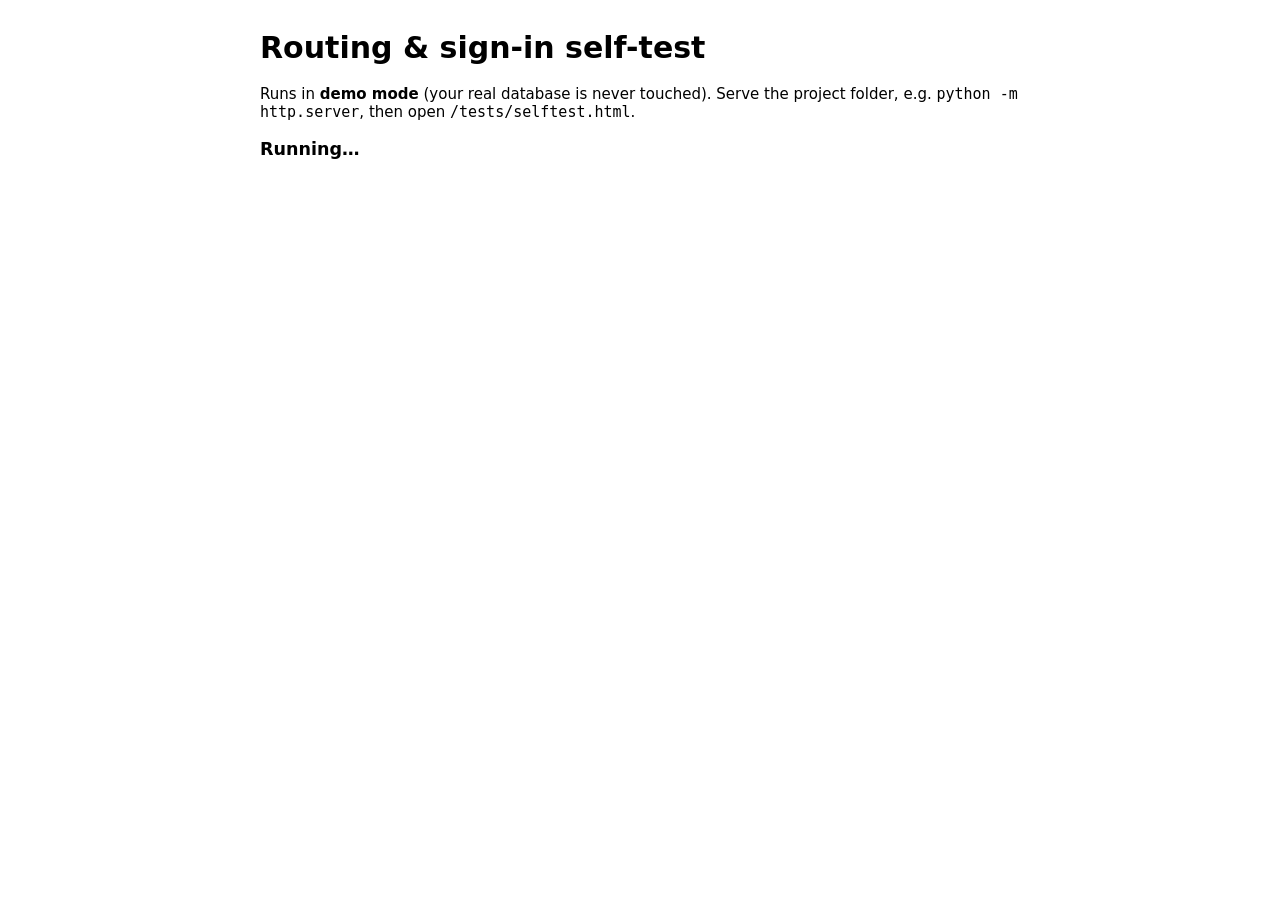
<file: tests/selftest.html>
<!DOCTYPE html>
<html lang="en"><head><meta charset="utf-8"><title>Self-test</title>
<style>body{font:15px system-ui;max-width:760px;margin:30px auto;padding:0 16px}.p{color:#0a7d33}.f{color:#c00;font-weight:700}li{margin:3px 0}</style></head>
<body><h1>Routing &amp; sign-in self-test</h1>
<p>Runs in <b>demo mode</b> (your real database is never touched). Serve the project folder, e.g. <code>python -m http.server</code>, then open <code>/tests/selftest.html</code>.</p>
<h3 id="sum">Running…</h3><ul id="out"></ul>
<script>window.TECHOPS_FIREBASE = {};</script>
<script src="../scripts/services/config.js"></script>
<script>window.TECHOPS_FIREBASE = {};</script>
<script src="../scripts/services/seed-data.js"></script>
<script src="../scripts/services/data.js"></script>
<script src="../scripts/services/common.js"></script>
<script src="../scripts/services/store.js"></script>
<script src="selftest.js"></script>
<script>
runSelfTest().then(function (res) {
  var bad = res.filter(function (r) { return !r.pass; }).length;
  document.getElementById("sum").innerHTML = bad ? '<span class="f">' + bad + ' FAILED</span>' : '<span class="p">All ' + res.length + ' checks passed</span>';
  document.getElementById("out").innerHTML = res.map(function (r) { return '<li class="' + (r.pass ? "p" : "f") + '">' + (r.pass ? "PASS" : "FAIL") + " — " + r.name + (r.extra ? " (" + r.extra + ")" : "") + "</li>"; }).join("");
  window.TechOpsStore.resetDemo && window.TechOpsStore.resetDemo();
});
</script></body></html>
</file>
<file: landing.css>
/* NASA Space Apps Cairo · Operations Overview Hub
   Global Custom Typography: Munake & abeatbyKai */
@font-face {
  font-family: 'Munake';
  src: url('assets/fonts/Munake-Demo.ttf') format('truetype');
  font-weight: 100 900;
  font-style: normal;
  font-display: swap;
}
@font-face {
  font-family: 'abeatbyKai';
  src: url('assets/fonts/abeatbyKaiRegular.otf') format('opentype');
  font-weight: normal;
  font-style: normal;
  font-display: swap;
}

:root {
  --bg: #090d18;
  --surface: #0f1628;
  --ink: #e8edf8;
  --ink-bright: #ffffff;
  --mut: #a9b6cf;
  --line: rgba(255, 255, 255, 0.20);
  --line-strong: rgba(255, 255, 255, 0.34);
  --panel: rgba(15, 22, 40, 0.78);
  --panel-hover: rgba(18, 28, 54, 0.94);
  --accent: #fb9746;
  --pri: #2548e6;
  --pri-hover: #3a5df0;
  --ok: #10b981;
  --bad: #ef4444;
  --shade-a: rgba(9, 13, 24, 0.52);
  --shade-b: rgba(9, 13, 24, 0.90);
  --bg-img-opacity: 0.36;
  --bg-img-blur: 3px;
  --bg-overlay: radial-gradient(circle at 50% 25%, rgba(9, 13, 24, 0.52) 0%, rgba(9, 13, 24, 0.90) 100%);
  --font-title: 'Munake', 'abeatbyKai', sans-serif;
  --font-body: 'abeatbyKai', sans-serif;
  color-scheme: dark;
}
:root[data-theme="light"] {
  --bg: #f5f7fb;
  --surface: #ffffff;
  --ink: #152036;
  --ink-bright: #030712;
  --mut: #4a5975;
  --line: rgba(3, 35, 178, 0.20);
  --line-strong: rgba(3, 35, 178, 0.36);
  --panel: rgba(255, 255, 255, 0.88);
  --panel-hover: rgba(255, 255, 255, 0.98);
  --accent: #d96a14;
  --pri: #0323b2;
  --pri-hover: #021a8a;
  --ok: #047857;
  --bad: #dc2626;
  --shade-a: rgba(245, 247, 251, 0.65);
  --shade-b: rgba(245, 247, 251, 0.93);
  --bg-img-opacity: 0.18;
  --bg-img-blur: 3px;
  --bg-overlay: radial-gradient(circle at 50% 25%, rgba(245, 247, 251, 0.65) 0%, rgba(245, 247, 251, 0.93) 100%);
  color-scheme: light;
}

* { box-sizing: border-box; margin: 0; padding: 0; }
html { -webkit-font-smoothing: antialiased; overflow-x: hidden; max-width: 100vw; }
body {
  min-height: 100vh;
  min-height: 100dvh;
  background: var(--bg);
  color: var(--ink);
  font: 15px/1.6 var(--font-body);
  font-family: var(--font-body);
  overflow-x: hidden;
  max-width: 100vw;
}

[hidden] { display: none !important; }
a { color: inherit; }
button, input, select, textarea { font: inherit; font-family: var(--font-body); color: inherit; }

/* Background */
.bg { position: fixed; inset: 0; z-index: 0; overflow: hidden; pointer-events: none; }
.bg-image {
  position: absolute;
  top: -12px; left: -12px; right: -12px; bottom: -12px;
  background: url('assets/images/hero-optimized.jpg') center / cover no-repeat;
  filter: blur(var(--bg-img-blur));
  transform: scale(1.02);
  opacity: var(--bg-img-opacity);
  transition: opacity 0.3s ease;
}
.bg-shade {
  position: absolute; inset: 0;
  background: var(--bg-overlay);
  transition: background 0.3s ease;
}

.page {
  position: relative; z-index: 1;
  min-height: 100vh; min-height: 100dvh;
  display: flex; flex-direction: column;
}

/* ------------------------------------------------------------
   Unified Top Portal Header
   ------------------------------------------------------------ */
.portal-top {
  position: sticky;
  top: 0;
  z-index: 40;
  display: flex;
  align-items: center;
  gap: 14px;
  padding: 12px clamp(16px, 4vw, 40px);
  background: color-mix(in srgb, var(--surface) 88%, transparent);
  backdrop-filter: blur(14px);
  -webkit-backdrop-filter: blur(14px);
  border-bottom: 1px solid var(--line);
  flex-wrap: wrap;
}
.portal-brand {
  display: flex;
  align-items: center;
  gap: 12px;
  text-decoration: none;
}
.portal-brand img {
  height: 34px;
  width: auto;
  display: block;
}
.portal-brand img.logo-light { display: none; }
:root[data-theme="light"] .portal-brand img.logo-dark { display: none; }
:root[data-theme="light"] .portal-brand img.logo-light { display: block; }
.portal-brand-text-wrap {
  display: flex;
  flex-direction: column;
  line-height: 1.15;
  border-left: 1px solid var(--line-strong);
  padding-left: 12px;
}
.portal-brand-title {
  font-family: var(--font-title);
  font-size: 15px;
  color: var(--ink-bright);
  letter-spacing: .08em;
}
.portal-brand-sub {
  font-size: 10.5px;
  color: var(--accent);
  letter-spacing: .12em;
  font-weight: 700;
}
.sp { flex: 1; }

.pill-status {
  display: inline-flex;
  align-items: center;
  gap: 6px;
  font-size: 11.5px;
  padding: 4px 10px;
  border-radius: 999px;
  border: 1px solid var(--line-strong);
  color: var(--mut);
  white-space: nowrap;
}
.pill-status i {
  width: 7px;
  height: 7px;
  border-radius: 50%;
  background: var(--ok);
  box-shadow: 0 0 0 3px rgba(16, 185, 129, 0.2);
  display: inline-block;
}

.portal-user-chip {
  display: inline-flex;
  align-items: center;
  gap: 10px;
  padding: 4px 10px 4px 6px;
  border-radius: 999px;
  background: var(--panel);
  border: 1px solid var(--line-strong);
  -webkit-backdrop-filter: blur(10px);
  backdrop-filter: blur(10px);
}
.portal-avatar {
  width: 28px;
  height: 28px;
  border-radius: 50%;
  background: linear-gradient(135deg, var(--pri), var(--accent));
  color: #fff;
  font-weight: 700;
  font-size: 11px;
  display: flex;
  align-items: center;
  justify-content: center;
}
.portal-meta {
  display: flex;
  flex-direction: column;
  line-height: 1.15;
  text-align: left;
}
.portal-meta b { font-size: 12.5px; color: var(--ink-bright); }
.portal-meta small { font-size: 10.5px; color: var(--mut); }

.portal-btn-sm {
  background: rgba(255, 255, 255, 0.10);
  border: 1px solid var(--line-strong);
  color: var(--ink);
  font-size: 12px;
  font-weight: 600;
  padding: 5px 10px;
  border-radius: 7px;
  cursor: pointer;
  transition: all .15s ease;
}
:root[data-theme="light"] .portal-btn-sm { background: rgba(3, 35, 178, 0.06); }
.portal-btn-sm:hover { border-color: var(--accent); color: var(--ink-bright); }

.portal-theme-btn {
  display: inline-flex;
  align-items: center;
  gap: 6px;
  background: var(--panel);
  border: 1px solid var(--line-strong);
  color: var(--ink);
  font-size: 13px;
  font-weight: 600;
  padding: 7px 13px;
  border-radius: 8px;
  cursor: pointer;
  -webkit-backdrop-filter: blur(10px);
  backdrop-filter: blur(10px);
  transition: border-color .15s ease;
}
.portal-theme-btn:hover { border-color: var(--accent); color: var(--ink-bright); }

/* ------------------------------------------------------------
   Main Intro & Overview Hub
   ------------------------------------------------------------ */
.intro {
  flex: 1;
  display: flex;
  flex-direction: column;
  justify-content: center;
  width: 100%;
  max-width: 1260px;
  margin: 0 auto;
  padding: 36px clamp(16px, 4vw, 40px) 52px;
}
h1 {
  font-family: var(--font-title);
  font-weight: normal;
  font-size: clamp(38px, 6vw, 72px);
  line-height: 1.04;
  letter-spacing: 0.02em;
  color: var(--ink-bright);
}
.sub {
  margin-top: 8px;
  font-family: var(--font-title);
  font-size: clamp(15px, 1.9vw, 20px);
  letter-spacing: 0.04em;
  color: var(--accent);
}
.desc {
  margin-top: 14px;
  max-width: 68ch;
  font-size: clamp(14px, 1.3vw, 16px);
  color: var(--ink);
}

/* ------------------------------------------------------------
   Overview Volunteer Sign-In / Role Status Bar
   ------------------------------------------------------------ */
.access-bar {
  margin-top: 22px;
  display: flex;
  align-items: center;
  justify-content: space-between;
  gap: 14px;
  flex-wrap: wrap;
  padding: 14px 18px;
  border-radius: 14px;
  background: var(--panel);
  border: 1px solid var(--line-strong);
  backdrop-filter: blur(14px);
  -webkit-backdrop-filter: blur(14px);
  max-width: 780px;
}
.access-bar-info {
  display: flex;
  flex-direction: column;
  gap: 2px;
}
.access-bar-info b {
  font-size: 13.5px;
  color: var(--ink-bright);
}
.access-bar-info span {
  font-size: 12.5px;
  color: var(--mut);
}
.access-form {
  display: flex;
  align-items: center;
  gap: 8px;
  flex-wrap: wrap;
}
.access-form input {
  width: 185px;
  padding: 9px 12px;
  border-radius: 9px;
  border: 1px solid var(--line-strong);
  background: rgba(9, 13, 24, 0.65);
  color: var(--ink-bright);
  font-size: 13.5px;
  font-weight: 600;
  letter-spacing: .06em;
  text-transform: uppercase;
}
:root[data-theme="light"] .access-form input {
  background: #ffffff;
}
.access-form input:focus {
  outline: none;
  border-color: var(--accent);
  box-shadow: 0 0 0 3px rgba(251, 151, 70, 0.24);
}
.access-form button {
  padding: 9px 16px;
  border-radius: 9px;
  border: 1px solid var(--pri);
  background: var(--pri);
  color: #fff;
  font-size: 13px;
  font-weight: 700;
  cursor: pointer;
  transition: background .15s ease;
}
.access-form button:hover { background: var(--pri-hover); }
.access-form button:disabled { opacity: .6; cursor: wait; }
.access-err {
  width: 100%;
  margin-top: 4px;
  font-size: 12.5px;
  color: #f87171;
}

.role-banner {
  margin-top: 20px;
  display: inline-flex;
  align-items: center;
  align-self: flex-start;
  gap: 10px;
  padding: 10px 16px;
  border-radius: 12px;
  background: rgba(16, 185, 129, 0.12);
  border: 1px solid rgba(16, 185, 129, 0.38);
  color: var(--ink-bright);
  font-size: 13.5px;
}
.role-banner i {
  width: 8px;
  height: 8px;
  border-radius: 50%;
  background: var(--ok);
  box-shadow: 0 0 0 3px rgba(16, 185, 129, 0.25);
}

/* ------------------------------------------------------------
   Overview Module Hub Cards (Full Brand Colors vs Greyed/Locked)
   ------------------------------------------------------------ */
.hub-grid {
  display: grid;
  grid-template-columns: repeat(4, 1fr);
  gap: 18px;
  margin-top: 26px;
  width: 100%;
}
.hub-card {
  --mod-color: #2548e6;
  --mod-soft: rgba(37, 72, 230, 0.16);
  position: relative;
  overflow: hidden;
  display: flex;
  flex-direction: column;
  gap: 10px;
  text-decoration: none;
  text-align: left;
  background: var(--panel);
  border: 1px solid color-mix(in srgb, var(--mod-color) 52%, var(--line));
  border-top: 4px solid var(--mod-color);
  border-radius: 18px;
  padding: 24px 20px;
  backdrop-filter: blur(12px);
  -webkit-backdrop-filter: blur(12px);
  box-shadow: 0 12px 32px rgba(0, 0, 0, 0.30);
  transition: transform .18s ease, border-color .18s ease, background .18s ease, box-shadow .18s ease, opacity .18s ease;
}

/* Module-specific NASA Space Apps Brand Palettes */
.hub-card[data-module="maps"] {
  --mod-color: #0ea5e9;
  --mod-soft: rgba(14, 165, 233, 0.16);
}
.hub-card[data-module="logistics"] {
  --mod-color: #fb9746;
  --mod-soft: rgba(251, 151, 70, 0.18);
}
.hub-card[data-module="competition"] {
  --mod-color: #8b5cf6;
  --mod-soft: rgba(139, 92, 246, 0.18);
}
.hub-card[data-module="techops"] {
  --mod-color: #2548e6;
  --mod-soft: rgba(37, 72, 230, 0.22);
}

.hub-card:not(.is-locked):hover,
.hub-card:not(.is-locked):focus-visible {
  transform: translateY(-4px);
  border-color: var(--mod-color);
  background: var(--panel-hover);
  box-shadow: 0 16px 38px rgba(0, 0, 0, 0.42), 0 0 0 1px var(--mod-color);
  outline: none;
}

.hub-card.is-authorized {
  border-color: var(--mod-color);
  box-shadow: 0 12px 34px rgba(0, 0, 0, 0.36), 0 0 22px var(--mod-soft);
}

.hub-icon {
  width: 48px;
  height: 48px;
  border-radius: 12px;
  background: var(--mod-soft);
  border: 1px solid color-mix(in srgb, var(--mod-color) 55%, transparent);
  display: inline-flex;
  align-items: center;
  justify-content: center;
  font-size: 24px;
  line-height: 1;
}
.hub-who {
  display: inline-flex;
  align-self: flex-start;
  padding: 3px 9px;
  border-radius: 999px;
  background: var(--mod-soft);
  border: 1px solid color-mix(in srgb, var(--mod-color) 45%, transparent);
  font-size: 11px;
  font-weight: 700;
  letter-spacing: .07em;
  text-transform: uppercase;
  color: var(--mod-color);
}
:root[data-theme="light"] .hub-card[data-module="logistics"] .hub-who { color: #b45309; }
:root[data-theme="light"] .hub-card[data-module="maps"] .hub-who { color: #0369a1; }
:root[data-theme="light"] .hub-card[data-module="competition"] .hub-who { color: #6d28d9; }
:root[data-theme="light"] .hub-card[data-module="techops"] .hub-who { color: #0323b2; }

.hub-card h2 {
  font-family: var(--font-title);
  font-size: 22px;
  letter-spacing: .04em;
  color: var(--ink-bright);
  margin-top: 2px;
}
.hub-card p {
  font-size: 13.5px;
  color: var(--mut);
  flex: 1;
  line-height: 1.5;
}
.hub-go {
  display: inline-flex;
  align-items: center;
  gap: 6px;
  font-weight: 700;
  font-size: 13.5px;
  color: var(--ink-bright);
  margin-top: 8px;
  padding-top: 10px;
  border-top: 1px solid var(--line);
}

/* Unauthorized / Locked Module State (Strict RBAC Visual Indicator) */
.hub-card.is-locked {
  filter: grayscale(100%);
  opacity: 0.38;
  cursor: not-allowed !important;
  pointer-events: none !important;
  user-select: none;
  border-color: rgba(148, 163, 184, 0.22) !important;
  border-top-color: rgba(148, 163, 184, 0.32) !important;
  box-shadow: none !important;
  transform: none !important;
}
.hub-card.is-locked .hub-go {
  color: var(--mut);
}

@media (max-width: 1100px) { .hub-grid { grid-template-columns: repeat(2, 1fr); } }
@media (max-width: 640px) {
  .portal-top { padding: 8px 12px; gap: 8px; flex-wrap: wrap; }
  .portal-brand img { height: 26px; max-width: 105px; object-fit: contain; }
  .portal-brand-text-wrap { display: none; }
  .portal-user-chip { padding: 3px 8px 3px 5px; gap: 6px; max-width: 100%; }
  .portal-meta small { display: none; }
  .portal-meta b { max-width: 110px; overflow: hidden; text-overflow: ellipsis; white-space: nowrap; }
  .intro { padding: 20px 14px 36px; }
  h1 { font-size: clamp(30px, 8vw, 42px); }
  .access-bar { flex-direction: column; align-items: stretch; padding: 14px; gap: 12px; }
  .access-form { width: 100%; }
  .access-form input { flex: 1; min-width: 0; width: auto; min-height: 44px; font-size: 14px; }
  .access-form button { min-height: 44px; padding: 10px 16px; }
  .role-banner { width: 100%; font-size: 12.5px; padding: 10px 12px; line-height: 1.45; }
  .hub-grid { grid-template-columns: 1fr; gap: 12px; margin-top: 18px; }
  .hub-card { padding: 18px 16px 16px; min-height: 0; }
}

.hub-icon svg { width: 24px; height: 24px; stroke: currentColor; display: block; margin: auto; }
</file>
<file: styles/components/tutorial.css>
/* NASA Space Apps Cairo - Game-Like Interactive Tutorial Overlay (Space Mission Training) */
.tutorial-overlay {
  position: fixed;
  inset: 0;
  z-index: 9990;
  pointer-events: none;
  transition: opacity 0.3s ease;
}

.tutorial-backdrop {
  position: fixed;
  inset: 0;
  background: rgba(6, 11, 24, 0.42);
  backdrop-filter: none !important;
  -webkit-backdrop-filter: none !important;
  z-index: 9991;
  pointer-events: auto;
  transition: opacity 0.3s ease;
}

:root[data-theme="light"] .tutorial-backdrop {
  background: rgba(15, 23, 42, 0.35);
}

/* Glowing spotlight around active element */
.tutorial-spotlight {
  position: fixed;
  z-index: 9994;
  border-radius: 12px;
  box-shadow: 0 0 18px rgba(37, 72, 230, 0.75),
              0 0 0 3px rgba(251, 151, 70, 0.3),
              inset 0 0 10px rgba(251, 151, 70, 0.2);
  border: 2px solid var(--accent, #fb9746);
  pointer-events: none;
  transition: all 0.35s cubic-bezier(0.16, 1, 0.3, 1);
  animation: tutorialPulse 2s infinite ease-in-out;
}

:root[data-theme="light"] .tutorial-spotlight {
  box-shadow: 0 0 18px rgba(3, 35, 178, 0.75),
              0 0 0 3px rgba(217, 106, 20, 0.3),
              inset 0 0 10px rgba(217, 106, 20, 0.2);
}

@keyframes tutorialPulse {
  0%, 100% {
    border-color: var(--accent, #fb9746);
    box-shadow: 0 0 18px rgba(37, 72, 230, 0.75), 0 0 0 3px rgba(251, 151, 70, 0.3);
  }
  50% {
    border-color: #22d3ee;
    box-shadow: 0 0 26px rgba(34, 211, 238, 0.85), 0 0 0 4px rgba(34, 211, 238, 0.4);
  }
}

/* Active element is elevated above backdrop to allow interactive clicking during tour */
.tutorial-target-active {
  position: relative !important;
  z-index: 9993 !important;
  pointer-events: auto !important;
}

/* Floating Tour Card (Mission Briefing) */
.tutorial-card {
  position: fixed;
  z-index: 9995;
  width: min(390px, calc(100vw - 32px));
  background: var(--surface, #0f1628);
  border: 1px solid var(--line-strong, #34477a);
  border-radius: 18px;
  padding: 20px;
  box-shadow: 0 16px 48px rgba(0, 0, 0, 0.65), 0 0 0 1px rgba(251, 151, 70, 0.25);
  display: flex;
  flex-direction: column;
  gap: 12px;
  pointer-events: auto;
  box-sizing: border-box;
  animation: tutorialCardIn 0.3s cubic-bezier(0.16, 1, 0.3, 1);
}

@keyframes tutorialCardIn {
  from { opacity: 0; transform: translateY(12px) scale(0.96); }
  to { opacity: 1; transform: translateY(0) scale(1); }
}

.tutorial-card-header {
  display: flex;
  align-items: center;
  justify-content: space-between;
  gap: 8px;
}

.tutorial-badge {
  display: inline-flex;
  align-items: center;
  gap: 6px;
  font-size: 11px;
  font-weight: 700;
  text-transform: uppercase;
  letter-spacing: 0.08em;
  color: var(--accent, #fb9746);
  background: rgba(251, 151, 70, 0.12);
  border: 1px solid rgba(251, 151, 70, 0.35);
  padding: 4px 10px;
  border-radius: 999px;
}

.tutorial-step-count {
  font-size: 12px;
  font-weight: 700;
  color: var(--mut, #8d9bb5);
}

.tutorial-title {
  font-family: var(--font-title, sans-serif);
  font-size: 18px;
  color: var(--ink-bright, #ffffff);
  line-height: 1.25;
  margin: 0;
  display: flex;
  align-items: center;
  gap: 8px;
}

.tutorial-desc {
  font-size: 13.5px;
  line-height: 1.5;
  color: var(--ink, #e2e8f4);
  margin: 0;
}

.tutorial-sandbox-tag {
  display: inline-flex;
  align-items: center;
  gap: 6px;
  padding: 6px 10px;
  background: rgba(37, 72, 230, 0.15);
  border: 1px dashed rgba(37, 72, 230, 0.45);
  border-radius: 8px;
  font-size: 12px;
  color: #93c5fd;
}

:root[data-theme="light"] .tutorial-sandbox-tag {
  background: rgba(3, 35, 178, 0.08);
  border-color: rgba(3, 35, 178, 0.3);
  color: #1e40af;
}

.tutorial-progress-bar {
  display: flex;
  gap: 5px;
  margin: 4px 0 2px;
}

.tutorial-progress-dot {
  flex: 1;
  height: 4px;
  border-radius: 999px;
  background: var(--line, #243256);
  transition: background 0.25s ease;
}

.tutorial-progress-dot.active {
  background: var(--accent, #fb9746);
}

.tutorial-progress-dot.done {
  background: var(--ok, #10b981);
}

.tutorial-actions {
  display: flex;
  align-items: center;
  justify-content: space-between;
  gap: 8px;
  margin-top: 4px;
}

.tutorial-actions-right {
  display: flex;
  gap: 8px;
}

.tutorial-btn {
  display: inline-flex;
  align-items: center;
  justify-content: center;
  gap: 6px;
  min-height: 38px;
  padding: 8px 14px;
  font-size: 13px;
  font-weight: 700;
  border-radius: 10px;
  cursor: pointer;
  border: 1px solid var(--line-strong, #34477a);
  background: var(--card, #121a30);
  color: var(--ink, #e2e8f4);
  transition: all 0.15s ease;
  font-family: inherit;
}

.tutorial-btn:hover {
  background: var(--card-2, #172140);
  border-color: var(--accent, #fb9746);
}

.tutorial-btn.primary {
  background: var(--pri, #2548e6);
  border-color: var(--pri, #2548e6);
  color: #fff;
}

.tutorial-btn.primary:hover {
  background: var(--pri-hover, #3a5df0);
}

.tutorial-btn.finish {
  background: linear-gradient(135deg, var(--pri, #2548e6), var(--accent, #fb9746));
  border-color: transparent;
  color: #fff;
  box-shadow: 0 4px 18px rgba(251, 151, 70, 0.4);
  font-size: 13.5px;
  padding: 10px 16px;
  min-height: 42px;
}

.tutorial-btn.finish:hover {
  transform: translateY(-1px);
  box-shadow: 0 6px 22px rgba(251, 151, 70, 0.55);
}

.tutorial-btn.ghost {
  background: transparent;
  border-color: transparent;
  color: var(--mut, #8d9bb5);
}

.tutorial-btn.ghost:hover {
  color: var(--ink-bright, #ffffff);
  background: rgba(255, 255, 255, 0.06);
}

/* Sandbox banner indicator when in Tutorial Mode */
.sandbox-mode-banner {
  background: linear-gradient(90deg, rgba(37, 72, 230, 0.22), rgba(251, 151, 70, 0.18));
  border-bottom: 1px solid var(--accent, #fb9746);
  padding: 8px 16px;
  display: flex;
  align-items: center;
  justify-content: space-between;
  font-size: 12.5px;
  font-weight: 600;
  color: var(--ink-bright, #ffffff);
  z-index: 35;
  box-shadow: 0 2px 8px rgba(0, 0, 0, 0.3);
}

.sandbox-mode-banner b {
  color: var(--accent, #fb9746);
}

.sandbox-mode-exit-btn {
  background: var(--accent, #fb9746);
  color: #1a0f05;
  border: none;
  font-weight: 700;
  font-size: 11.5px;
  padding: 4px 10px;
  border-radius: 6px;
  cursor: pointer;
  transition: opacity 0.15s;
}

.sandbox-mode-exit-btn:hover {
  opacity: 0.9;
}

/* Header & Drawer Tutorial Buttons */
.btn-tutorial {
  display: inline-flex;
  align-items: center;
  gap: 6px;
  border-color: rgba(251, 151, 70, 0.45) !important;
  color: var(--accent, #fb9746) !important;
}

.btn-tutorial:hover {
  background: rgba(251, 151, 70, 0.15) !important;
  border-color: var(--accent, #fb9746) !important;
}

/* Responsive docking on mobile */
@media (max-width: 640px) {
  .tutorial-card {
    left: 16px !important;
    right: 16px !important;
    width: auto !important;
    bottom: calc(16px + env(safe-area-inset-bottom, 0px)) !important;
    top: auto !important;
    border-radius: 16px;
    max-height: calc(100vh - 32px);
    overflow-y: auto;
  }
}


/* Embedded Map Preview inside Tutorial Card */
.tutorial-card.has-map {
  width: min(480px, calc(100vw - 32px));
}

.tutorial-map-preview {
  position: relative;
  width: 100%;
  border-radius: 12px;
  overflow: hidden;
  border: 1px solid rgba(255, 255, 255, 0.15);
  background: #020617;
  display: flex;
  flex-direction: column;
  margin: 2px 0 6px;
}

.tut-map-header {
  display: flex;
  align-items: center;
  justify-content: space-between;
  padding: 7px 12px;
  background: rgba(15, 23, 42, 0.88);
  border-bottom: 1px solid rgba(255, 255, 255, 0.1);
}

.tut-map-badge {
  font-size: 10px;
  font-weight: 700;
  text-transform: uppercase;
  color: #60a5fa;
  background: rgba(59, 130, 246, 0.15);
  border: 1px solid rgba(59, 130, 246, 0.35);
  padding: 2px 7px;
  border-radius: 4px;
}

.tut-map-label {
  font-size: 12px;
  font-weight: 700;
  color: #f8fafc;
}

.tut-map-stage {
  position: relative;
  width: 100%;
  height: 175px;
  background: #020617;
  overflow: hidden;
}

.tut-map-img {
  position: absolute;
  top: 0;
  left: 0;
  width: 100%;
  height: 100%;
  object-fit: cover;
  display: block;
}

.tut-map-svg {
  position: absolute;
  top: 0;
  left: 0;
  width: 100%;
  height: 100%;
  pointer-events: none;
}

[data-theme="light"] .tut-map-header {
  background: #f1f5f9;
  border-color: #cbd5e1;
}

[data-theme="light"] .tut-map-label {
  color: #0f172a;
}
</file>
<file: techops/css/techops.css>
/* NASA Space Apps Cairo - Unified Operations Design System
   Brand: Munake / abeatbyKai local fonts, Space Apps blue #0323b2, indigo #514bb4, orange #fb9746 */
@font-face {
  font-family: 'Munake';
  src: url('../../assets/fonts/Munake-Demo.ttf') format('truetype');
  font-weight: 100 900;
  font-style: normal;
  font-display: swap;
}
@font-face {
  font-family: 'abeatbyKai';
  src: url('../../assets/fonts/abeatbyKaiRegular.otf') format('opentype');
  font-weight: normal;
  font-style: normal;
  font-display: swap;
}

:root {
  --bg: #090d18;
  --surface: #0f1628;
  --card: #121a30;
  --card-2: #172140;
  --ink: #e2e8f4;
  --ink-bright: #ffffff;
  --mut: #8d9bb5;
  --line: #243256;
  --line-strong: #34477a;
  --pri: #2548e6;
  --pri-hover: #3a5df0;
  --accent: #fb9746;
  --ok: #10b981;
  --warn: #f5c542;
  --bad: #ef4444;
  --info: #22d3ee;
  --radius: 12px;
  --shadow: 0 8px 28px rgba(0, 0, 0, .45);
  --font-title: 'Munake', 'abeatbyKai', sans-serif;
  --font-body: 'abeatbyKai', sans-serif;
  --map-bg: #0b1226;
  --bg-img-opacity: 0.36;
  --bg-img-blur: 3px;
  --bg-overlay: radial-gradient(circle at 50% 25%, rgba(9, 13, 24, 0.52) 0%, rgba(9, 13, 24, 0.90) 100%);
  color-scheme: dark;
}
:root[data-theme="light"] {
  --bg: #f5f7fb;
  --surface: #ffffff;
  --card: #ffffff;
  --card-2: #f1f4fb;
  --ink: #17213a;
  --ink-bright: #050a1c;
  --mut: #566480;
  --line: #d6deee;
  --line-strong: #b2c0de;
  --pri: #0323b2;
  --pri-hover: #021a8a;
  --accent: #d96a14;
  --ok: #047857;
  --warn: #a16207;
  --bad: #dc2626;
  --info: #0e7490;
  --shadow: 0 8px 24px rgba(15, 30, 80, .14);
  --map-bg: #e8edf7;
  --bg-img-opacity: 0.18;
  --bg-img-blur: 3px;
  --bg-overlay: radial-gradient(circle at 50% 25%, rgba(245, 247, 251, 0.65) 0%, rgba(245, 247, 251, 0.93) 100%);
  color-scheme: light;
}

* { box-sizing: border-box; margin: 0; padding: 0; }
html { -webkit-font-smoothing: antialiased; overflow-x: clip; width: 100%; max-width: 100vw; }
body { background: var(--bg); color: var(--ink); font: 14px/1.55 var(--font-body); font-family: var(--font-body); min-height: 100vh; overflow-x: clip; width: 100%; max-width: 100vw; }
[hidden] { display: none !important; }
a { color: inherit; }
button, input, select, textarea { font: inherit; font-family: var(--font-body); color: inherit; }
h1, h2, h3 { font-family: var(--font-title); color: var(--ink-bright); font-weight: 400; letter-spacing: .03em; }
.mobile-only-badge, .mobile-only-lbl, .status-text-mobile { display: none; }
.status-text-full { display: inline; }

/* Space backdrop (Unified with Overview & Maps) */
.bg { position: fixed; inset: 0; z-index: 0; pointer-events: none; overflow: hidden; }
.bg::before {
  content: '';
  position: absolute;
  top: -12px; left: -12px; right: -12px; bottom: -12px;
  background: url('../../assets/images/hero-optimized.jpg') center / cover no-repeat;
  filter: blur(var(--bg-img-blur));
  transform: scale(1.02);
  opacity: var(--bg-img-opacity);
  transition: opacity 0.3s ease;
}
.bg::after {
  content: '';
  position: absolute;
  inset: 0;
  background: var(--bg-overlay);
  transition: background 0.3s ease;
}
.app { position: relative; z-index: 1; }

/* Header */
header.top {
  position: sticky;
  top: 0;
  z-index: 40;
  display: flex;
  align-items: center;
  gap: 14px;
  padding: 10px 22px;
  background: color-mix(in srgb, var(--surface) 94%, transparent);
  backdrop-filter: blur(12px);
  -webkit-backdrop-filter: blur(12px);
  border-bottom: 1px solid var(--line);
}
.brand { display: flex; align-items: center; gap: 12px; text-decoration: none; flex-shrink: 0; }
.brand img { height: 34px; width: auto; display: block; }
.brand img.logo-light { display: none; }
:root[data-theme="light"] .brand img.logo-dark { display: none; }
:root[data-theme="light"] .brand img.logo-light { display: block; }
.brand-text { display: flex; flex-direction: column; line-height: 1.15; border-left: 1px solid var(--line-strong); padding-left: 12px; }
.brand-title { font-family: var(--font-title); font-size: 15px; color: var(--ink-bright); letter-spacing: .08em; }
.brand-sub { font-size: 10.5px; color: var(--accent); letter-spacing: .12em; font-weight: 600; }
.sp { flex: 1; }

.pill-status {
  display: inline-flex;
  align-items: center;
  gap: 6px;
  font-size: 11.5px;
  padding: 4px 10px;
  border-radius: 999px;
  border: 1px solid var(--line-strong);
  color: var(--mut);
  white-space: nowrap;
  flex-shrink: 0;
}
.pill-status i { width: 7px; height: 7px; border-radius: 50%; background: var(--mut); display: inline-block; }
.pill-status.live i { background: var(--ok); box-shadow: 0 0 0 3px rgba(16,185,129,.2); }
.pill-status.demo i { background: var(--warn); }

.desktop-controls {
  display: flex;
  align-items: center;
  gap: 10px;
}
.who { display: flex; align-items: center; gap: 6px; font-size: 12px; color: var(--mut); }
.who select { max-width: 150px; }

/* Borderless Icon Buttons for clean, uncluttered mobile bar */
.icon-btn {
  display: inline-flex;
  align-items: center;
  justify-content: center;
  background: transparent;
  border: none;
  color: var(--ink);
  cursor: pointer;
  border-radius: 12px;
  transition: background .15s, color .15s, transform .1s;
  width: 44px;
  height: 44px;
  min-width: 44px;
  min-height: 44px;
  padding: 0;
  position: relative;
  flex-shrink: 0;
}
.icon-btn:hover { background: rgba(255, 255, 255, .08); color: var(--ink-bright); }
.icon-btn:active { transform: scale(.92); background: rgba(255, 255, 255, .15); }
.icon-btn.is-open { color: var(--accent); background: rgba(251, 151, 70, .15); }
.icon-btn svg { display: block; flex-shrink: 0; }
.icon-btn.is-open .icon-bars { display: none !important; }
.icon-btn.is-open .icon-close { display: block !important; }

/* Mobile Menu Toggle button */
.mobile-menu-btn {
  display: none;
}

/* Standardized Right Slide-Over Mobile Drawer */
.mobile-drawer {
  position: fixed;
  inset: 0;
  z-index: 95;
  background: rgba(6, 9, 18, 0.72);
  backdrop-filter: blur(6px);
  -webkit-backdrop-filter: blur(6px);
  display: flex;
  justify-content: flex-end;
}
.mobile-drawer[hidden] {
  display: none !important;
}
.mobile-drawer-card {
  width: min(310px, 86vw);
  height: 100%;
  background: var(--surface);
  border-left: 1px solid var(--line-strong);
  padding: 18px 16px;
  display: flex;
  flex-direction: column;
  gap: 14px;
  box-shadow: -12px 0 32px rgba(0, 0, 0, 0.5);
  animation: drawerSlideRight .2s cubic-bezier(0.16, 1, 0.3, 1);
  box-sizing: border-box;
}
@keyframes drawerSlideRight {
  from { opacity: 0; }
  to { opacity: 1; }
}
.mobile-drawer-head {
  display: flex;
  align-items: center;
  justify-content: space-between;
  gap: 10px;
  padding-bottom: 12px;
  border-bottom: 1px solid var(--line);
}
.mobile-user-chip {
  flex: 1;
  min-width: 0;
}
.mobile-drawer-close {
  width: 36px !important;
  height: 36px !important;
  min-width: 36px !important;
  min-height: 36px !important;
  border-radius: 8px !important;
  border: 1px solid var(--line-strong) !important;
  background: var(--card) !important;
  font-size: 20px;
  line-height: 1;
}
.mobile-drawer-actions {
  display: flex;
  flex-direction: column;
  gap: 8px;
}
.mobile-drawer-btn {
  width: 100%;
  display: flex;
  align-items: center;
  justify-content: flex-start !important;
  gap: 8px;
  min-height: 44px;
  height: 44px;
  padding: 10px 14px;
  font-size: 13.5px;
  font-weight: 600;
  border-radius: 10px;
  background: var(--card);
  border: 1px solid var(--line-strong);
  text-decoration: none;
  cursor: pointer;
  color: var(--ink);
  transition: background .15s, border-color .15s;
  white-space: nowrap;
  overflow: hidden;
  text-overflow: ellipsis;
  min-width: 0;
  box-sizing: border-box;
}
.mobile-drawer-btn:hover { background: var(--card-2); border-color: var(--accent); }
.mobile-drawer-btn.bad { border-color: rgba(239, 68, 68, 0.45); color: #fca5a5; }
html[data-theme="light"] .mobile-drawer-btn.bad { color: #dc2626; }

/* Controls */
.btn {
  display: inline-flex;
  align-items: center;
  justify-content: center;
  gap: 6px;
  background: var(--card);
  border: 1px solid var(--line-strong);
  color: var(--ink);
  padding: 8px 14px;
  border-radius: 8px;
  cursor: pointer;
  font-weight: 600;
  font-size: 13px;
  text-decoration: none;
  transition: background .15s, border-color .15s;
  white-space: nowrap;
  min-height: 38px;
}
.btn:hover { background: var(--card-2); border-color: var(--accent); }
.btn.primary { background: var(--pri); border-color: var(--pri); color: #fff; }
.btn.primary:hover { background: var(--pri-hover); }
.btn.ok { background: var(--ok); border-color: var(--ok); color: #fff; }
.btn.ok:hover { filter: brightness(1.08); }
.btn.accent { background: var(--accent); border-color: var(--accent); color: #1a0f05; }
.btn.route-btn { border-color: rgba(251, 151, 70, 0.45); color: var(--accent); background: rgba(251, 151, 70, 0.08); }
.btn.route-btn:hover:not(:disabled):not(.is-disabled) { background: rgba(251, 151, 70, 0.20); border-color: var(--accent); color: var(--ink-bright); }
.btn.is-active { border-color: var(--accent); background: color-mix(in srgb, var(--pri) 22%, var(--card)); color: var(--ink-bright); }
.btn.small { padding: 5px 11px; font-size: 12.5px; min-height: 34px; }
.btn.ghost { background: transparent; }
.btn:disabled, .btn.is-disabled { opacity: .45; cursor: not-allowed; pointer-events: none; }
.btn:focus-visible, .tab:focus-visible, .chip:focus-visible, input:focus-visible, select:focus-visible, textarea:focus-visible { outline: 2px solid var(--accent); outline-offset: 2px; }

input:not([type="radio"]):not([type="checkbox"]), select, textarea {
  background: var(--surface);
  border: 1px solid var(--line-strong);
  border-radius: 10px;
  padding: 10px 14px;
  width: 100%;
  color: var(--ink-bright);
  box-sizing: border-box;
}
input[type="radio"], input[type="checkbox"] {
  width: 20px;
  height: 20px;
  min-width: 20px;
  min-height: 20px;
  accent-color: var(--accent);
  cursor: pointer;
  margin: 0;
  flex-shrink: 0;
}
select {
  width: auto;
  appearance: none;
  -webkit-appearance: none;
  background-image: url("data:image/svg+xml,%3Csvg xmlns='http://www.w3.org/2000/svg' width='16' height='16' viewBox='0 0 24 24' fill='none' stroke='%2394a3b8' stroke-width='2.2' stroke-linecap='round' stroke-linejoin='round'%3E%3Cpath d='m6 9 6 6 6-6'/%3E%3C/svg%3E");
  background-repeat: no-repeat;
  background-position: right 14px center;
  background-size: 16px 16px;
  padding-right: 38px !important;
  cursor: pointer;
}
.field select, .field input, .field textarea { width: 100%; }
textarea { resize: vertical; min-height: 84px; }
label.lbl { display: block; font-size: 12px; font-weight: 600; color: var(--mut); margin: 12px 0 5px; }

.bell { position: relative; }
.bell .count {
  position: absolute;
  top: 2px;
  right: 2px;
  min-width: 18px;
  height: 18px;
  padding: 0 4px;
  border-radius: 9px;
  background: var(--bad);
  color: #fff;
  font-size: 10px;
  font-weight: 700;
  display: flex;
  align-items: center;
  justify-content: center;
  border: 2px solid var(--surface);
  box-shadow: 0 2px 5px rgba(0,0,0,0.4);
}

/* Layout */
main { max-width: 1480px; margin: 0 auto; padding: 18px 22px 60px; }
.tabs { display: flex; gap: 4px; border-bottom: 1px solid var(--line); margin-bottom: 18px; overflow-x: auto; }
.tab { background: none; border: none; padding: 10px 16px; cursor: pointer; font-weight: 600; font-size: 14px; color: var(--mut); white-space: nowrap; display: flex; gap: 8px; align-items: center; }
.tab:hover { color: var(--ink-bright); }
.tab.on { color: var(--ink-bright); box-shadow: inset 0 -2px 0 var(--accent); }
.tab .n { font-size: 11px; background: var(--card-2); border: 1px solid var(--line-strong); border-radius: 999px; padding: 0 7px; }
.tab .n.hot { background: var(--bad); border-color: var(--bad); color: #fff; }

.page-title { display: flex; align-items: baseline; gap: 12px; margin-bottom: 14px; flex-wrap: wrap; }
.page-title h2 { font-size: 21px; }
.page-title p { color: var(--mut); font-size: 13px; }
.card { background: var(--card); border: 1px solid var(--line); border-radius: var(--radius); }
.row { display: flex; gap: 10px; align-items: center; flex-wrap: wrap; }
.issues-filter-row { width: 100%; max-width: 100%; min-width: 0; }
.chips-scroll-row {
  display: flex;
  align-items: center;
  gap: 8px;
  flex-wrap: nowrap;
  overflow-x: auto;
  overflow-y: hidden;
  -webkit-overflow-scrolling: touch;
  touch-action: pan-x pan-y;
  overscroll-behavior-x: contain;
  max-width: 100%;
  min-width: 0;
  padding-bottom: 2px;
}
.chips-scroll-row .chip { flex: 0 0 auto; touch-action: pan-x pan-y; }
.muted { color: var(--mut); }

/* Chips / badges */
.chip {
  display: inline-flex;
  align-items: center;
  gap: 6px;
  border: 1px solid var(--line-strong);
  background: var(--card);
  color: var(--ink);
  border-radius: 999px;
  padding: 6px 13px;
  font-size: 12.5px;
  font-weight: 600;
  cursor: pointer;
  white-space: nowrap;
}
.chip.on { background: var(--pri); border-color: var(--pri); color: #fff; }
.chip .dot { width: 9px; height: 9px; border-radius: 50%; }
.chip.dim { opacity: .45; }
.badge { display: inline-block; padding: 3px 10px; border-radius: 999px; font-size: 11.5px; font-weight: 700; border: 1px solid transparent; white-space: nowrap; }
.b-new { background: rgba(239,68,68,.16); color: #ff8a8a; border-color: rgba(239,68,68,.45); }
.b-ack { background: rgba(245,197,66,.14); color: #f5c542; border-color: rgba(245,197,66,.4); }
.b-prog { background: rgba(34,211,238,.13); color: #5be0f5; border-color: rgba(34,211,238,.4); }
.b-done { background: rgba(16,185,129,.14); color: #34d399; border-color: rgba(16,185,129,.4); }
:root[data-theme="light"] .b-new { color: #b91c1c; } :root[data-theme="light"] .b-ack { color: #8a5a00; }
:root[data-theme="light"] .b-prog { color: #0e6c82; } :root[data-theme="light"] .b-done { color: #047857; }
.b-net { background: rgba(37,72,230,.2); color: #8fa5ff; border-color: rgba(100,130,255,.45); }
.b-power { background: rgba(251,151,70,.16); color: #ffb06b; border-color: rgba(251,151,70,.45); }
.b-help { background: rgba(167,139,250,.16); color: #c4b5fd; border-color: rgba(167,139,250,.45); }
.b-other { background: rgba(141,155,181,.14); color: var(--mut); border-color: var(--line-strong); }
:root[data-theme="light"] .b-net { color: #1d3bb8; } :root[data-theme="light"] .b-power { color: #a8500a; } :root[data-theme="light"] .b-help { color: #5b3bc4; }

/* Tables */
.table-wrap { overflow-x: auto; background: var(--card); border: 1px solid var(--line); border-radius: var(--radius); }
table { width: 100%; border-collapse: collapse; }
th { text-align: left; font-size: 11.5px; text-transform: uppercase; letter-spacing: .06em; color: var(--mut); font-weight: 700; padding: 12px 14px; border-bottom: 1px solid var(--line-strong); background: var(--card-2); position: sticky; top: 0; }
td { padding: 11px 14px; border-bottom: 1px solid var(--line); vertical-align: middle; }
tr:last-child td { border-bottom: none; }
tbody tr:hover td { background: color-mix(in srgb, var(--card-2) 60%, transparent); }
tr.is-new td { box-shadow: inset 3px 0 0 var(--bad); }
td.num, th.num { text-align: right; font-variant-numeric: tabular-nums; }
.empty { padding: 36px; text-align: center; color: var(--mut); }

/* Floor maps */
.map-layout { display: grid; grid-template-columns: 1fr 330px; gap: 16px; align-items: start; }
.map-tools { display: flex; gap: 10px; flex-wrap: wrap; align-items: center; margin-bottom: 12px; }
.seg { display: inline-flex; border: 1px solid var(--line-strong); border-radius: 9px; overflow: hidden; background: var(--card); }
.seg button { background: none; border: none; padding: 7px 14px; cursor: pointer; font-weight: 600; font-size: 13px; color: var(--mut); transition: background .15s, color .15s; }
.seg button.on { background: var(--pri); color: #fff; }
.seg button + button { border-left: 1px solid var(--line-strong); }

.map { position: relative; height: min(66vh, 640px); min-height: 380px; border-radius: var(--radius); overflow: hidden; background: var(--map-bg); border: 1px solid var(--line); cursor: grab; touch-action: none; user-select: none; }
.map.drag { cursor: grabbing; }
.stage { position: absolute; left: 0; top: 0; transform-origin: 0 0; width: 1673px; height: 940px; }
.stage img.plan { width: 1673px; height: 940px; display: block; pointer-events: none; transition: filter .3s; border-radius: 4px; }
.stage svg { position: absolute; left: 0; top: 0; width: 1673px; height: 940px; overflow: visible; }
.map.heat .stage img.plan { filter: grayscale(1) brightness(.34) contrast(1.15); }
:root[data-theme="light"] .map.heat .stage img.plan { filter: grayscale(1) brightness(.28) contrast(1.2); }
.rm { cursor: pointer; transition: fill-opacity .15s, stroke-width .15s; }
.rm:hover { fill-opacity: .8; }
.rm.rm-label-hit:hover { fill-opacity: .18; stroke-opacity: .65; }
.rm.sel { stroke: #111 !important; stroke-width: 6; stroke-opacity: 1 !important; }
.map.heat .rm.sel { stroke: #fff !important; }
.rm.dim { fill-opacity: .12; stroke-opacity: .25; }
.heat-glow { pointer-events: none; }
.heat-tag { font: 700 22px var(--font-body); fill: #fff; paint-order: stroke; stroke: rgba(0,0,0,.75); stroke-width: 5px; text-anchor: middle; pointer-events: none; }
.pin { cursor: pointer; }
.pin .ring { fill: none; stroke: var(--bad); stroke-width: 4; transform-box: fill-box; transform-origin: center; animation: pulse 1.8s ease-out infinite; }
@keyframes pulse { from { transform: scale(.6); opacity: .9; } to { transform: scale(2.4); opacity: 0; } }
.map-zoom { position: absolute; right: 10px; top: 10px; display: flex; flex-direction: column; gap: 6px; z-index: 5; }
.map-zoom .btn { width: 34px; height: 34px; padding: 0; font-size: 18px; }
.map-tip { position: absolute; pointer-events: none; z-index: 6; background: var(--surface); border: 1px solid var(--line-strong); border-radius: 8px; padding: 7px 10px; font-size: 12.5px; box-shadow: var(--shadow); max-width: 240px; display: none; }
.map-tip b { color: var(--ink-bright); }
.legend { display: flex; flex-wrap: wrap; gap: 8px; margin-top: 12px; align-items: center; }
.heat-scale { display: flex; align-items: center; gap: 10px; margin-top: 12px; font-size: 12px; color: var(--mut); }
.heat-bar { height: 12px; width: 280px; border-radius: 6px; background: linear-gradient(90deg, #ff2d2d, #ff7a1a 22%, #ffd23f 45%, #b7e34a 70%, #22e07a); box-shadow: 0 0 12px rgba(34,224,122,.25); }

.panel { padding: 16px; }
.panel h3 { font-size: 16px; margin-bottom: 4px; }
.panel .sub { color: var(--mut); font-size: 12.5px; margin-bottom: 12px; }
.kv { display: grid; grid-template-columns: 110px 1fr; gap: 6px 10px; font-size: 13px; margin: 10px 0; }
.kv dt { color: var(--mut); }

/* Room assignment & details sections */
.sec {
  border: 1px solid var(--line);
  background: rgba(255, 255, 255, 0.02);
  border-radius: var(--radius-sm, 8px);
  padding: 12px 14px;
  margin-top: 10px;
}
:root[data-theme="light"] .sec {
  background: rgba(0, 0, 0, 0.02);
}
.sec h4 {
  margin: 0 0 8px;
  font-size: 11px;
  text-transform: uppercase;
  letter-spacing: 0.6px;
  color: var(--mut);
  font-weight: 700;
}
.sec .kv {
  display: grid;
  grid-template-columns: 125px 1fr;
  gap: 6px 10px;
  font-size: 13px;
  margin: 4px 0;
}
.sec .kv dt, .sec .kv span:nth-child(odd) {
  color: var(--mut);
}
.sec .kv dd, .sec .kv span:nth-child(even) {
  margin-inline-start: 0;
  word-break: break-word;
}
.kv-val {
  color: var(--ink-bright);
  font-weight: 500;
}
.na {
  color: var(--mut);
  font-style: italic;
}
.chal-list-box {
  display: flex;
  flex-direction: column;
  gap: 6px;
  margin: 2px 0;
}
.chal-track-row {
  display: flex;
  align-items: flex-start;
  gap: 6px;
  line-height: 1.45;
}
.qr-box { background: #fff; border-radius: 8px; padding: 8px; display: inline-block; line-height: 0; }
.qr-box svg, .qr-box img { width: 140px; height: 140px; display: block; }
.mini-issue { border: 1px solid var(--line); border-radius: 8px; padding: 8px 10px; margin-top: 8px; font-size: 12.5px; }

/* Route bar component */
.route-bar-card { margin-bottom: 14px; padding: 14px 18px; }
.route-bar-inner { display: flex; gap: 12px; align-items: center; flex-wrap: wrap; }
.route-header { display: flex; align-items: center; gap: 8px; }
.route-title { font-weight: 700; color: var(--accent); display: flex; align-items: center; gap: 6px; font-size: 14px; white-space: nowrap; }
.route-inputs-wrap { display: flex; gap: 8px; align-items: center; flex: 1; min-width: 280px; }
.route-field { flex: 1; min-width: 130px; }
.rt-input { width: 100%; }
.rt-swap-btn { padding: 4px 8px; font-size: 13px; flex-shrink: 0; }
.route-actions { display: flex; gap: 8px; align-items: center; }

/* Route polylines and animated dashed line */
.rt-active-line {
  stroke-dasharray: 12 7;
  animation: routeDash 1s linear infinite;
}
@keyframes routeDash {
  from { stroke-dashoffset: 0; }
  to { stroke-dashoffset: -38; }
}

/* Route directions panel */
.route-panel {
  display: flex;
  flex-direction: column;
  gap: 10px;
  background: var(--card-2);
  border: 1px solid var(--line-strong);
  border-radius: var(--radius);
  padding: 12px;
  margin-top: 10px;
}
.route-step {
  display: flex;
  align-items: flex-start;
  gap: 10px;
  padding: 8px 10px;
  border-radius: 8px;
  background: var(--card);
  border: 1px solid var(--line);
  font-size: 13px;
  cursor: pointer;
  transition: border-color .15s, background .15s;
}
.route-step:hover {
  border-color: var(--accent);
  background: color-mix(in srgb, var(--card) 85%, var(--accent));
}
.route-step.on {
  border-color: var(--accent);
  box-shadow: 0 0 0 1px var(--accent);
}
.route-step-num {
  width: 22px;
  height: 22px;
  border-radius: 50%;
  background: var(--pri);
  color: #fff;
  display: flex;
  align-items: center;
  justify-content: center;
  font-size: 11px;
  font-weight: 700;
  flex: none;
}
.route-summary {
  font-weight: 700;
  color: var(--accent);
  font-size: 13.5px;
  display: flex;
  align-items: center;
  gap: 6px;
}

/* Team */
.my-status-box {
  background: var(--card);
  border: 1px solid var(--line-strong);
  border-radius: 16px;
  padding: 14px 18px;
  margin-bottom: 16px;
  box-shadow: 0 4px 14px rgba(0,0,0,.2);
}
.my-status-compact {
  display: flex;
  align-items: center;
  justify-content: space-between;
  gap: 12px;
}
.my-status-info {
  display: flex;
  align-items: center;
  gap: 12px;
  min-width: 0;
}
.my-status-avatar {
  width: 44px;
  height: 44px;
  border-radius: 50%;
  background: linear-gradient(135deg, var(--pri), #514bb4);
  color: #fff;
  font-weight: 700;
  font-size: 15px;
  display: flex;
  align-items: center;
  justify-content: center;
  flex-shrink: 0;
  position: relative;
}
.my-status-dot {
  position: absolute;
  bottom: 0px;
  right: 0px;
  width: 12px;
  height: 12px;
  border-radius: 50%;
  border: 2px solid var(--card);
}
.my-status-details {
  min-width: 0;
}
.my-status-name {
  font-size: 15px;
  font-weight: 700;
  color: var(--ink-bright);
  display: flex;
  align-items: center;
  gap: 6px;
}
.my-status-tag {
  font-size: 10px;
  padding: 1px 6px;
  border-radius: 4px;
  background: rgba(37, 72, 230, .2);
  color: #7ba2ff;
  font-weight: 600;
  text-transform: uppercase;
  letter-spacing: .04em;
}
.my-status-loc {
  font-size: 13px;
  color: var(--mut);
  margin-top: 2px;
  white-space: nowrap;
  overflow: hidden;
  text-overflow: ellipsis;
}
.my-status-edit-btn {
  background: var(--card-2);
  border: 1px solid var(--line-strong);
  color: var(--ink);
  padding: 8px 14px;
  border-radius: 10px;
  font-size: 13px;
  font-weight: 600;
  cursor: pointer;
  display: inline-flex;
  align-items: center;
  gap: 6px;
  flex-shrink: 0;
  min-height: 42px;
  transition: all .15s ease;
}
.my-status-edit-btn:hover {
  background: var(--surface);
  border-color: var(--accent);
  color: var(--ink-bright);
}
.my-status-editor {
  margin-top: 14px;
  padding-top: 14px;
  border-top: 1px solid var(--line);
  display: flex;
  flex-direction: column;
  gap: 12px;
}
.my-status-editor[hidden] {
  display: none !important;
}
.ms-grid {
  display: grid;
  grid-template-columns: repeat(auto-fit, minmax(130px, 1fr));
  gap: 10px;
}
.ms-grid label {
  font-size: 11.5px;
  font-weight: 600;
  color: var(--mut);
  margin-bottom: 4px;
  display: block;
}
.ms-grid select {
  width: 100%;
  height: 44px;
  min-height: 44px;
  border-radius: 10px;
  background: var(--card-2);
  border: 1px solid var(--line-strong);
  color: var(--ink-bright);
  font-weight: 600;
  padding: 0 12px;
}
.ms-actions {
  display: flex;
  gap: 10px;
  justify-content: flex-end;
  margin-top: 4px;
}
.ms-actions button {
  min-height: 42px;
  height: 42px;
  padding: 0 18px;
  font-weight: 600;
}

.team-grid { display: grid; grid-template-columns: repeat(auto-fill, minmax(250px, 1fr)); gap: 14px; }
.member { text-align: left; padding: 16px; cursor: pointer; display: flex; flex-direction: column; gap: 10px; transition: border-color .15s, transform .15s; width: 100%; }
.member:hover { border-color: var(--accent); transform: translateY(-2px); }
.avatar { width: 48px; height: 48px; border-radius: 50%; display: flex; align-items: center; justify-content: center; font-family: var(--font-title); font-size: 17px; color: #fff; background: linear-gradient(135deg, var(--pri), #514bb4); flex: none; }
.member .name { font-weight: 700; color: var(--ink-bright); font-size: 15px; }
.member .role { color: var(--mut); font-size: 12.5px; }
.status { display: inline-flex; align-items: center; gap: 6px; font-size: 12px; font-weight: 600; }
.status i { width: 8px; height: 8px; border-radius: 50%; display: inline-block; }
.st-available i { background: var(--ok); } .st-busy i { background: var(--bad); } .st-task i { background: var(--warn); } .st-off i { background: var(--mut); }
.loc { font-size: 12.5px; color: var(--ink); display: flex; gap: 6px; align-items: center; }
.meet-list { margin-top: 22px; }
.meet-item { display: flex; gap: 12px; align-items: center; padding: 12px 14px; border-bottom: 1px solid var(--line); flex-wrap: wrap; }
.meet-item:last-child { border-bottom: none; }

/* Inventory */
.inv-summary { display: grid; grid-template-columns: repeat(auto-fill, minmax(190px, 1fr)); gap: 12px; margin-bottom: 18px; }
.inv-sum { padding: 14px 16px; }
.inv-sum .t { font-weight: 700; color: var(--ink-bright); }
.inv-sum .m { color: var(--mut); font-size: 12.5px; margin-top: 2px; }
.bar { height: 6px; border-radius: 3px; background: var(--card-2); margin-top: 8px; overflow: hidden; display: flex; }
.bar span { display: block; height: 100%; }
.bar .own { background: var(--ok); } .bar .lent { background: var(--accent); }

/* Modal / drawer / toast */
.backdrop { position: fixed; inset: 0; z-index: 80; background: rgba(3,6,16,.66); display: flex; align-items: center; justify-content: center; padding: 16px; backdrop-filter: blur(4px); -webkit-backdrop-filter: blur(4px); }
.modal { background: var(--surface); border: 1px solid var(--line-strong); border-radius: 16px; width: min(560px, 100%); max-height: 92vh; overflow-y: auto; box-shadow: var(--shadow); }
.modal .mh { display: flex; align-items: center; gap: 12px; padding: 16px 20px; border-bottom: 1px solid var(--line); }
.modal .mh h3 { font-size: 18px; flex: 1; }
.modal .mb { padding: 8px 20px 20px; }
.modal .mf { padding: 14px 20px 20px; display: flex; gap: 10px; justify-content: flex-end; flex-wrap: wrap; }
.x { background: none; border: none; font-size: 24px; line-height: 1; cursor: pointer; color: var(--mut); padding: 4px 8px; border-radius: 8px; }
.x:hover { color: var(--ink-bright); background: var(--card-2); }
.two { display: grid; grid-template-columns: 1fr 1fr; gap: 12px; }
.two .col { background: var(--card); border: 1px solid var(--line); border-radius: 10px; padding: 6px 14px 14px; }
.two .col h4 { font-size: 12px; text-transform: uppercase; letter-spacing: .07em; color: var(--accent); margin-top: 10px; }
.radio-row { display: flex; gap: 8px; flex-wrap: wrap; margin-top: 4px; }
.radio-row label { border: 1px solid var(--line-strong); border-radius: 8px; padding: 8px 14px; cursor: pointer; font-size: 13px; display: flex; gap: 8px; align-items: center; background: var(--card); }
.radio-row input { width: auto; accent-color: var(--accent); }
.toasts { position: fixed; right: 16px; bottom: 16px; z-index: 120; display: flex; flex-direction: column; gap: 10px; max-width: min(380px, calc(100vw - 32px)); }
.toast { background: var(--surface); border: 1px solid var(--line-strong); border-left: 4px solid var(--accent); border-radius: 10px; padding: 12px 14px; box-shadow: var(--shadow); animation: slide .25s ease-out; cursor: pointer; }
.toast.bad { border-left-color: var(--bad); } .toast.ok { border-left-color: var(--ok); }
.toast b { color: var(--ink-bright); display: block; margin-bottom: 2px; }
@keyframes slide { from { transform: translateX(30px); opacity: 0; } to { transform: none; opacity: 1; } }
.banner { display: flex; align-items: center; gap: 12px; padding: 14px 18px; border: 1px solid var(--accent); background: color-mix(in srgb, var(--accent) 12%, var(--card)); border-radius: var(--radius); margin-bottom: 16px; flex-wrap: wrap; }
.banner b { color: var(--ink-bright); }
.note { font-size: 12.5px; color: var(--mut); padding: 10px 14px; border: 1px dashed var(--line-strong); border-radius: 8px; margin-top: 14px; }

/* ============================================================
   PUBLIC REPORT FORM (.form-shell, .form-card, .issue-opts)
   ============================================================ */
.form-shell {
  max-width: 620px;
  margin: 36px auto 70px;
  padding: 0 18px;
  width: 100%;
  box-sizing: border-box;
}
.form-card {
  background: var(--card);
  border: 1px solid var(--line-strong);
  border-radius: 20px;
  padding: 34px 32px;
  box-shadow: 0 16px 48px rgba(0, 0, 0, 0.45);
  box-sizing: border-box;
}
.form-header-badge {
  display: inline-flex;
  align-items: center;
  gap: 6px;
  font-size: 11.5px;
  font-weight: 700;
  text-transform: uppercase;
  letter-spacing: .06em;
  color: var(--accent);
  background: rgba(251, 151, 70, 0.12);
  border: 1px solid rgba(251, 151, 70, 0.3);
  padding: 4px 10px;
  border-radius: 999px;
  margin-bottom: 12px;
}
.form-card h2 {
  font-size: 26px;
  font-weight: 800;
  color: var(--ink-bright);
  margin-bottom: 6px;
  letter-spacing: -.01em;
}
.form-card p.form-sub {
  font-size: 14px;
  line-height: 1.5;
  color: var(--mut);
  margin-bottom: 22px;
}
.form-card .lbl {
  display: block;
  font-size: 13px;
  font-weight: 700;
  color: var(--ink-bright);
  margin: 16px 0 7px;
}
.form-card .field {
  width: 100%;
}
.form-card select,
.form-card input:not([type="radio"]):not([type="checkbox"]),
.form-card textarea {
  min-height: 48px;
  height: 48px;
  border-radius: 12px;
  background: var(--card-2);
  border: 1.5px solid var(--line-strong);
  font-size: 14.5px;
  color: var(--ink-bright);
  padding: 0 14px;
  transition: border-color .15s, box-shadow .15s, background .15s;
  box-sizing: border-box;
  width: 100%;
}
.form-card select {
  padding-right: 40px !important;
}
.form-card textarea {
  min-height: 96px;
  height: auto;
  padding: 12px 14px;
  resize: vertical;
}
.form-card select:focus,
.form-card input:not([type="radio"]):not([type="checkbox"]):focus,
.form-card textarea:focus {
  border-color: var(--accent);
  box-shadow: 0 0 0 3px rgba(251, 151, 70, 0.22);
  background: var(--surface);
  outline: none;
}

/* Problem Choice Option Tiles */
.issue-opts {
  display: flex;
  flex-direction: column;
  gap: 10px;
  margin-top: 8px;
  width: 100%;
  box-sizing: border-box;
}
.issue-opt {
  display: flex;
  align-items: center;
  justify-content: space-between;
  gap: 14px;
  padding: 14px 16px;
  border-radius: 14px;
  background: var(--card-2);
  border: 1.5px solid var(--line-strong);
  cursor: pointer;
  transition: all .15s ease;
  width: 100%;
  box-sizing: border-box;
  position: relative;
  user-select: none;
}
.issue-opt:hover {
  background: var(--surface);
  border-color: rgba(255, 255, 255, 0.16);
}
.issue-opt.is-selected,
.issue-opt:has(input:checked) {
  background: color-mix(in srgb, var(--pri) 14%, var(--card-2));
  border-color: var(--accent);
  box-shadow: 0 0 0 2px rgba(251, 151, 70, 0.25);
}
.issue-opt input[type="radio"] {
  position: absolute;
  opacity: 0;
  width: 1px;
  height: 1px;
  pointer-events: none;
}
.issue-opt-body {
  flex: 1;
  min-width: 0;
}
.issue-opt .t {
  display: flex;
  align-items: center;
  gap: 8px;
  font-size: 15px;
  font-weight: 700;
  color: var(--ink-bright);
}
.issue-opt .opt-icon {
  font-size: 18px;
  line-height: 1;
}
.issue-opt .h {
  display: block;
  font-size: 12.5px;
  color: var(--mut);
  margin-top: 3px;
}
.issue-opt.is-selected .t,
.issue-opt:has(input:checked) .t {
  color: #fff;
}
.issue-opt.is-selected .h,
.issue-opt:has(input:checked) .h {
  color: var(--ink);
}

/* Custom Radio Indicator */
.issue-opt-radio {
  width: 22px;
  height: 22px;
  min-width: 22px;
  min-height: 22px;
  border-radius: 50%;
  border: 2px solid var(--line-strong);
  display: flex;
  align-items: center;
  justify-content: center;
  flex-shrink: 0;
  transition: all .15s ease;
}
.issue-opt:hover .issue-opt-radio {
  border-color: var(--mut);
}
.issue-opt.is-selected .issue-opt-radio,
.issue-opt:has(input:checked) .issue-opt-radio {
  border-color: var(--accent);
  background: var(--accent);
}
.issue-opt-radio .radio-dot {
  width: 8px;
  height: 8px;
  border-radius: 50%;
  background: #ffffff;
  opacity: 0;
  transform: scale(0.4);
  transition: all .15s ease;
}
.issue-opt.is-selected .issue-opt-radio .radio-dot,
.issue-opt:has(input:checked) .issue-opt-radio .radio-dot {
  opacity: 1;
  transform: scale(1);
}

/* Submit button */
.form-card button[type="submit"] {
  min-height: 50px;
  height: 50px;
  font-size: 16px;
  font-weight: 700;
  border-radius: 12px;
  margin-top: 22px;
  box-shadow: 0 4px 16px rgba(37, 72, 230, 0.35);
  display: flex;
  align-items: center;
  justify-content: center;
  gap: 8px;
}
.form-card button[type="submit"]:hover {
  filter: brightness(1.1);
  transform: translateY(-1px);
}
.form-card button[type="submit"]:active {
  transform: scale(0.98);
}

/* Success Card */
.form-card.success {
  text-align: center;
  padding: 48px 32px;
}
.form-card.success .tick {
  width: 64px;
  height: 64px;
  border-radius: 50%;
  background: rgba(16, 185, 129, 0.16);
  border: 2px solid var(--ok);
  color: var(--ok);
  font-size: 32px;
  font-weight: 800;
  display: flex;
  align-items: center;
  justify-content: center;
  margin: 0 auto 18px;
  box-shadow: 0 0 24px rgba(16, 185, 129, 0.25);
}
.form-card.success h2 {
  font-size: 24px;
  color: var(--ink-bright);
  margin-bottom: 8px;
}
.form-card.success b#done-id {
  display: inline-block;
  padding: 4px 14px;
  background: var(--card-2);
  border: 1px solid var(--line-strong);
  border-radius: 8px;
  font-family: var(--font-body);
  font-size: 16px;
  color: var(--accent);
  letter-spacing: .08em;
}

@media (max-width: 640px) {
  .form-shell {
    margin: 14px auto 36px;
    padding: 0 12px;
  }
  .form-card {
    padding: 22px 16px;
    border-radius: 16px;
  }
  .form-card h2 {
    font-size: 21px;
  }
  .form-card .two {
    grid-template-columns: 1fr;
    gap: 12px;
  }
  .issue-opt {
    padding: 12px 14px;
    gap: 12px;
  }
  .issue-opt .t {
    font-size: 14px;
  }
  .issue-opt .h {
    font-size: 12px;
  }
}

/* Universal QR Poster */
.universal-hero {
  max-width: 680px;
  margin: 0 auto 30px;
  text-align: center;
  padding: 32px 24px;
  background: linear-gradient(180deg, var(--card) 0%, var(--surface) 100%);
  border: 1px solid var(--line-strong);
  border-radius: 18px;
  box-shadow: 0 12px 36px rgba(0, 0, 0, .35);
}
.universal-hero h2 { font-size: 26px; color: var(--ink-bright); margin-bottom: 6px; }
.universal-hero p.sub { font-size: 14px; color: var(--mut); margin-bottom: 20px; }
.universal-qr-frame {
  display: inline-block;
  background: #ffffff;
  padding: 20px;
  border-radius: 16px;
  box-shadow: 0 10px 30px rgba(0, 0, 0, .4);
  line-height: 0;
  margin: 12px 0 20px;
}
.universal-qr-frame svg, .universal-qr-frame img { width: 260px; height: 260px; display: block; }
.universal-steps { display: grid; grid-template-columns: repeat(auto-fit, minmax(180px, 1fr)); gap: 12px; margin-top: 22px; text-align: left; }
.u-step { background: var(--card-2); border: 1px solid var(--line); border-radius: 10px; padding: 12px; font-size: 12.5px; }
.u-step b { display: block; color: var(--accent); margin-bottom: 3px; font-size: 13px; }

/* Bottom Sheet for Map Details (Native iOS / Android feel) */
.sheet-backdrop {
  position: fixed;
  inset: 0;
  background: rgba(3, 6, 16, 0.65);
  backdrop-filter: blur(4px);
  -webkit-backdrop-filter: blur(4px);
  z-index: 110;
  opacity: 0;
  pointer-events: none;
  transition: opacity .25s ease;
}
.sheet-backdrop.is-open {
  opacity: 1;
  pointer-events: auto;
}
.bottom-sheet {
  position: fixed;
  left: 0;
  right: 0;
  bottom: 0;
  z-index: 111;
  background: var(--surface);
  border-top: 1px solid var(--line-strong);
  border-radius: 24px 24px 0 0;
  box-shadow: 0 -8px 32px rgba(0, 0, 0, 0.5);
  padding: 12px 20px calc(24px + env(safe-area-inset-bottom, 0px));
  transform: translateY(105%);
  transition: transform .3s cubic-bezier(0.16, 1, 0.3, 1);
  max-height: 82vh;
  overflow-y: auto;
}
.bottom-sheet.is-open {
  transform: translateY(0);
}
.sheet-handle {
  width: 44px;
  height: 5px;
  border-radius: 999px;
  background: var(--line-strong);
  margin: 0 auto 14px;
}
.sheet-header {
  display: flex;
  justify-content: space-between;
  align-items: flex-start;
  margin-bottom: 12px;
}
.sheet-category {
  font-size: 11.5px;
  font-weight: 700;
  text-transform: uppercase;
  letter-spacing: .06em;
  color: var(--accent);
  margin-bottom: 2px;
}
.sheet-title {
  font-size: 22px;
  font-weight: 800;
  color: var(--ink-bright);
  margin: 0;
}
.sheet-meta {
  font-size: 13px;
  color: var(--mut);
  margin-top: 3px;
}
.sheet-close {
  background: var(--card-2);
  border: 1px solid var(--line-strong);
  color: var(--mut);
  width: 36px;
  height: 36px;
  border-radius: 50%;
  font-size: 22px;
  display: flex;
  align-items: center;
  justify-content: center;
  cursor: pointer;
  line-height: 1;
  transition: all .15s ease;
}
.sheet-close:hover {
  color: var(--ink-bright);
  background: var(--card);
}
.sheet-body {
  font-size: 14px;
  margin-bottom: 16px;
}
.sheet-actions {
  display: flex;
  flex-direction: column;
  gap: 10px;
}
.sheet-btn {
  width: 100%;
  min-height: 48px;
  font-size: 14.5px;
  font-weight: 700;
  border-radius: 12px;
  display: flex;
  align-items: center;
  justify-content: center;
  gap: 8px;
}

@media (min-width: 769px) {
  .bottom-sheet, .sheet-backdrop {
    display: none !important;
  }
}

/* Mobile Bottom Navigation Bar */
.mobile-nav {
  display: none;
  position: fixed;
  bottom: 0;
  left: 0;
  right: 0;
  height: 64px;
  background: color-mix(in srgb, var(--surface) 96%, transparent);
  backdrop-filter: blur(16px);
  -webkit-backdrop-filter: blur(16px);
  border-top: 1px solid var(--line-strong);
  z-index: 100;
  box-shadow: 0 -4px 20px rgba(0, 0, 0, .4);
  justify-content: space-around;
  align-items: center;
  padding: 0 4px calc(env(safe-area-inset-bottom, 0px) + 4px);
}
.mobile-nav-btn {
  flex: 1;
  display: flex;
  flex-direction: column;
  align-items: center;
  justify-content: center;
  background: none;
  border: none;
  color: var(--mut);
  font-size: 11px;
  font-weight: 600;
  height: 52px;
  min-height: 48px;
  cursor: pointer;
  position: relative;
  transition: color .15s, transform .1s;
}
.mobile-nav-btn:active { transform: scale(.96); }
.mobile-nav-btn svg { width: 20px; height: 20px; margin-bottom: 2px; }
.mobile-nav-btn.on { color: var(--accent); }
.mobile-nav-btn .m-badge {
  position: absolute;
  top: 4px;
  right: calc(50% - 18px);
  background: var(--bad);
  color: #fff;
  border-radius: 999px;
  font-size: 10px;
  font-weight: 800;
  padding: 1px 5px;
  min-width: 16px;
  text-align: center;
}

/* ------------------------------------------------------------
   User chip & Auth header elements
   ------------------------------------------------------------ */
.user-chip {
  display: inline-flex;
  align-items: center;
  gap: 10px;
  padding: 4px 10px 4px 6px;
  border-radius: 999px;
  background: var(--card);
  border: 1px solid var(--line);
}
.user-avatar {
  width: 28px;
  height: 28px;
  border-radius: 50%;
  background: linear-gradient(135deg, var(--pri), var(--accent));
  color: #fff;
  display: inline-flex;
  align-items: center;
  justify-content: center;
  font-size: 11px;
  font-weight: 700;
  letter-spacing: .02em;
  flex-shrink: 0;
}
.user-meta {
  display: inline-flex;
  flex-direction: column;
  line-height: 1.15;
  text-align: left;
}
.user-meta b {
  font-size: 12.5px;
  color: var(--ink-bright);
  font-weight: 600;
}
.user-meta small {
  font-size: 10.5px;
  color: var(--mut);
}

/* Mobile drawer user item */
.mobile-drawer-section.mobile-user {
  display: flex;
  align-items: center;
  gap: 12px;
  padding: 12px 14px;
  margin-bottom: 12px;
  background: var(--card);
  border: 1px solid var(--line);
  border-radius: 12px;
}
.mobile-drawer-section.mobile-user .user-avatar {
  width: 36px;
  height: 36px;
  font-size: 13px;
}
.mobile-drawer-section.mobile-user .user-meta b {
  font-size: 14px;
}
.mobile-drawer-section.mobile-user .user-meta small {
  font-size: 12px;
}

/* ------------------------------------------------------------
   Login screen & Logistics placeholder
   ------------------------------------------------------------ */
.login-screen {
  display: flex;
  align-items: center;
  justify-content: center;
  min-height: calc(100vh - 120px);
  padding: 24px 16px;
}
.login-card {
  width: 100%;
  max-width: 440px;
  background: var(--surface);
  border: 1px solid var(--line);
  border-radius: 18px;
  padding: 32px 28px;
  box-shadow: var(--shadow);
  text-align: center;
}
.login-logo {
  display: flex;
  justify-content: center;
  margin-bottom: 18px;
}
.login-logo img {
  height: 40px;
  width: auto;
  display: block;
}
.login-logo img.logo-light { display: none; }
:root[data-theme="light"] .login-logo img.logo-dark { display: none; }
:root[data-theme="light"] .login-logo img.logo-light { display: block; }

.login-card h1 {
  font-size: 24px;
  margin-bottom: 8px;
}
.login-card .form-sub {
  color: var(--mut);
  font-size: 13.5px;
  margin-bottom: 20px;
  line-height: 1.5;
}
.login-card form {
  text-align: left;
  margin-top: 18px;
}
.login-card form label {
  display: block;
  font-size: 12px;
  font-weight: 600;
  text-transform: uppercase;
  letter-spacing: .06em;
  color: var(--mut);
  margin-bottom: 6px;
}
.login-card form input {
  width: 100%;
  padding: 12px 14px;
  font-size: 15px;
  font-weight: 600;
  border-radius: 10px;
  background: var(--card);
  border: 1px solid var(--line-strong);
  color: var(--ink-bright);
  letter-spacing: .04em;
  margin-bottom: 12px;
  box-sizing: border-box;
}
.login-card form input:focus {
  outline: none;
  border-color: var(--pri);
  box-shadow: 0 0 0 3px rgba(37, 72, 230, 0.25);
}
.login-error {
  background: rgba(239, 68, 68, 0.12);
  color: var(--bad);
  border: 1px solid rgba(239, 68, 68, 0.3);
  border-radius: 8px;
  padding: 10px 12px;
  font-size: 12.5px;
  margin-bottom: 14px;
  line-height: 1.4;
}
.login-btn {
  width: 100%;
  padding: 12px;
  font-size: 14.5px;
  font-weight: 600;
  border-radius: 10px;
  cursor: pointer;
}
.login-note {
  margin-top: 18px;
  font-size: 12px;
  color: var(--mut);
  line-height: 1.5;
  background: var(--card-2);
  border: 1px dashed var(--line);
  border-radius: 8px;
  padding: 10px 12px;
}
.login-note b {
  color: var(--ink);
  font-family: var(--font-body);
  font-size: 12px;
}

/* ------------------------------------------------------------
   Unified RBAC Access Denied Screen
   ------------------------------------------------------------ */
.denied-screen {
  display: flex;
  align-items: center;
  justify-content: center;
  min-height: calc(100vh - 120px);
  padding: 24px 16px;
}
.denied-card {
  width: 100%;
  max-width: 480px;
  background: var(--surface);
  border: 1px solid rgba(239, 68, 68, 0.45);
  border-radius: 18px;
  padding: 34px 30px;
  box-shadow: var(--shadow);
  text-align: center;
}
.denied-icon {
  width: 58px;
  height: 58px;
  border-radius: 50%;
  margin: 0 auto 14px;
  background: rgba(239, 68, 68, 0.14);
  border: 1.5px solid rgba(239, 68, 68, 0.45);
  color: var(--bad);
  display: flex;
  align-items: center;
  justify-content: center;
  font-size: 24px;
}
.denied-badge {
  display: inline-flex;
  align-items: center;
  gap: 6px;
  font-size: 11px;
  font-weight: 700;
  text-transform: uppercase;
  letter-spacing: .08em;
  color: #ff8a8a;
  background: rgba(239, 68, 68, 0.14);
  border: 1px solid rgba(239, 68, 68, 0.35);
  padding: 4px 11px;
  border-radius: 999px;
  margin-bottom: 12px;
}
:root[data-theme="light"] .denied-badge { color: #b91c1c; }
.denied-card h1 {
  font-size: 24px;
  margin-bottom: 10px;
}
.denied-card p {
  color: var(--mut);
  font-size: 14px;
  line-height: 1.55;
  margin-bottom: 22px;
}
.denied-card p b {
  color: var(--ink-bright);
}
.denied-actions {
  display: flex;
  gap: 10px;
  justify-content: center;
  flex-wrap: wrap;
}

/* ------------------------------------------------------------
   Unified Request Cards (.req-grid, .req-card) across ALL Panels
   ------------------------------------------------------------ */
#issue-search {
  max-width: 320px;
}
.req-grid {
  display: grid;
  grid-template-columns: repeat(auto-fill, minmax(330px, 1fr));
  gap: 16px;
  width: 100%;
}
.req-card {
  display: flex;
  flex-direction: column;
  gap: 11px;
  padding: 18px 20px;
  border-radius: 14px;
  background: var(--card);
  border: 1px solid var(--line-strong);
  border-left: 4px solid var(--line-strong);
  box-shadow: 0 6px 20px rgba(0, 0, 0, 0.24);
  transition: border-color .15s ease, transform .15s ease;
}
.req-card:hover {
  border-color: color-mix(in srgb, var(--accent) 55%, var(--line-strong));
}
.req-card.is-new {
  border-left-color: var(--bad);
  background: color-mix(in srgb, var(--bad) 4%, var(--card));
}
.req-card.is-mine {
  border-left-color: var(--accent);
  background: color-mix(in srgb, var(--accent) 5%, var(--card));
}
.req-card.is-done {
  border-left-color: var(--ok);
  opacity: .76;
}
.req-card-head {
  display: flex;
  align-items: center;
  justify-content: space-between;
  gap: 8px;
  flex-wrap: wrap;
}
.req-card-badges {
  display: inline-flex;
  align-items: center;
  gap: 7px;
  flex-wrap: wrap;
}
.team-pill {
  display: inline-flex;
  align-items: center;
  padding: 3px 10px;
  border-radius: 7px;
  font-family: var(--font-title);
  font-size: 11.5px;
  letter-spacing: .07em;
  text-transform: uppercase;
  color: #fff;
}
.team-pill.t-TechOps { background: #2548e6; }
.team-pill.t-Logistics { background: #d97706; }
.team-pill.t-Competition { background: #6d28d9; }
.req-card-id {
  font-size: 11.5px;
  color: var(--mut);
  white-space: nowrap;
}
.req-card-title {
  font-size: 16.5px;
  font-weight: 700;
  color: var(--ink-bright);
  line-height: 1.3;
}
.req-card-loc {
  display: inline-flex;
  align-items: center;
  align-self: flex-start;
  gap: 6px;
  padding: 5px 10px;
  border-radius: 8px;
  background: var(--card-2);
  border: 1px solid var(--line);
  font-size: 12.5px;
  color: var(--ink);
}
.req-card-loc b {
  color: var(--accent);
  letter-spacing: .03em;
}
.req-card-loc.is-remote {
  color: var(--mut);
}
.req-card-desc {
  font-size: 13.5px;
  color: var(--ink);
  line-height: 1.48;
}
.req-from {
  display: block;
  font-size: 12px;
  color: var(--mut);
  margin-top: 4px;
}
.req-card-who {
  font-size: 12.5px;
  color: var(--mut);
}
.req-card-who b {
  color: var(--ink-bright);
}
.req-card-actions {
  display: flex;
  flex-wrap: wrap;
  gap: 8px;
  align-items: center;
  margin-top: auto;
  padding-top: 12px;
  border-top: 1px solid var(--line);
}
.req-card-actions input {
  flex: 1 1 170px;
  min-width: 140px;
  min-height: 34px;
  height: 34px;
  padding: 6px 11px;
  font-size: 12.5px;
  border-radius: 8px;
}
.req-empty {
  grid-column: 1 / -1;
  text-align: center;
  padding: 42px 18px;
  background: var(--card);
  border: 1px dashed var(--line-strong);
  border-radius: 14px;
  color: var(--mut);
}

/* ------------------------------------------------------------
   Task 1-Click Action Stack & Buttons
   ------------------------------------------------------------ */
.action-stack {
  display: inline-flex;
  align-items: center;
  gap: 8px;
  flex-wrap: wrap;
}
.claim-btn {
  background: var(--pri) !important;
  color: #fff !important;
  font-weight: 700 !important;
  border: none !important;
  padding: 7px 14px !important;
  border-radius: 8px !important;
  cursor: pointer;
  transition: all .15s ease;
  box-shadow: 0 2px 8px rgba(37, 72, 230, .35);
}
.claim-btn:hover {
  background: var(--pri-hover) !important;
  transform: translateY(-1px);
}
.resolve-btn {
  background: var(--ok) !important;
  color: #fff !important;
  font-weight: 700 !important;
  border: none !important;
  padding: 7px 14px !important;
  border-radius: 8px !important;
  cursor: pointer;
  transition: all .15s ease;
  box-shadow: 0 2px 8px rgba(16, 185, 129, .35);
}
.resolve-btn:hover {
  filter: brightness(1.1);
  transform: translateY(-1px);
}
.assignee {
  font-weight: 500;
  font-size: 13px;
  color: var(--ink);
}
.assignee.me {
  color: var(--accent);
  font-weight: 700;
  display: inline-flex;
  align-items: center;
  gap: 5px;
}
.assignee.me::before {
  content: '●';
  font-size: 9px;
  color: var(--accent);
}
tr.is-mine {
  border-left: 3px solid var(--accent);
  background: rgba(251, 151, 70, 0.05);
}

/* ============================================================
   MOBILE & TOUCH-FIRST RESPONSIVENESS (<= 768px)
   ============================================================ */
@media (max-width: 1000px) {
  .map-layout { grid-template-columns: 1fr; }
  .panel { margin-top: 12px; }
}

@media (max-width: 768px) {
  /* Navigation switch: Desktop tabs hide, mobile bottom nav shows */
  .tabs { display: none !important; }
  .mobile-nav { display: flex; }
  .desktop-controls, .desktop-only { display: none !important; }
  .mobile-menu-btn { display: inline-flex !important; }

  /* Body & Page Container: Add clean margins (mx-4 = 16px) */
  body { overflow-x: clip; width: 100%; max-width: 100vw; }
  body.has-mobile-nav { padding-bottom: calc(76px + env(safe-area-inset-bottom, 0px)); }
  .req-grid { grid-template-columns: minmax(0, 1fr); gap: 14px; width: 100%; min-width: 0; }
  .req-card { padding: 16px; min-width: 0; }
  .req-card-actions .btn { flex: 1 1 auto; }
  .app { overflow-x: clip; width: 100%; max-width: 100vw; min-width: 0; }
  .login-screen { padding: 16px 12px; min-height: calc(100vh - 80px); }
  .login-card { padding: 24px 18px; border-radius: 16px; max-width: 100%; }
  main { padding: 14px 16px 40px; width: 100%; max-width: 100vw; min-width: 0; box-sizing: border-box; overflow-x: clip; }
  main > section { width: 100%; max-width: 100%; min-width: 0; }

  /* Banners on mobile: clean column layout with touch-friendly buttons */
  .banner {
    flex-direction: column !important;
    align-items: stretch !important;
    gap: 10px !important;
    padding: 12px 14px !important;
  }
  .banner > div {
    min-width: 0 !important;
    width: 100% !important;
  }
  .banner > button, .banner > .btn {
    width: 100% !important;
    min-height: 44px !important;
  }

  /* 1. Header Optimization: Uncluttered 56px top bar */
  header.top {
    padding: 8px 12px;
    gap: 8px;
    height: 56px;
    min-height: 56px;
    flex-wrap: nowrap;
    max-width: 100vw;
    box-sizing: border-box;
    overflow: hidden;
  }
  .brand { gap: 6px; }
  .brand-text { display: none !important; }
  .brand img { height: 26px; max-width: 95px; object-fit: contain; }
  .pill-status { padding: 4px 8px; font-size: 11px; flex-shrink: 0; }
  .status-text-full { display: none !important; }
  .status-text-mobile { display: inline !important; font-weight: 700; }
  .icon-btn.bell, .icon-btn.mobile-menu-btn {
    width: 44px !important;
    height: 44px !important;
    min-width: 44px !important;
    min-height: 44px !important;
    border: none !important;
    background: transparent !important;
    padding: 0 !important;
    display: inline-flex !important;
  }

  /* 2. Maps & Route Tab: Stacking inputs & scrollable floor buttons */
  .route-bar-card {
    padding: 16px !important;
    border-radius: 14px;
    margin-bottom: 16px;
    width: 100%;
    max-width: 100%;
    box-sizing: border-box;
  }
  .route-bar-inner {
    display: flex;
    flex-direction: column;
    gap: 12px;
    width: 100%;
    align-items: stretch;
  }
  .route-header {
    display: flex;
    justify-content: space-between;
    align-items: center;
    width: 100%;
    gap: 8px;
  }
  .route-title { font-size: 14px; white-space: nowrap; }
  .rt-btn-myroom {
    min-height: 36px !important;
    height: 36px;
    padding: 5px 10px;
    font-size: 11.5px;
    border-radius: 8px;
    white-space: nowrap;
  }
  .route-inputs-wrap {
    display: flex;
    flex-direction: column;
    gap: 10px;
    width: 100%;
    min-width: 0;
  }
  .route-field {
    width: 100%;
    min-width: 0;
    max-width: 100% !important;
  }
  .rt-input {
    width: 100% !important;
    max-width: 100% !important;
    min-height: 44px !important;
    height: 44px;
    font-size: 14px;
    border-radius: 10px;
    padding: 10px 14px;
    background: var(--surface);
    border: 1px solid var(--line-strong);
    box-sizing: border-box;
  }
  .rt-swap-btn {
    align-self: center;
    width: 100%;
    max-width: 140px;
    min-height: 36px;
    height: 36px;
    border-radius: 8px;
    background: var(--card-2);
    display: flex;
    align-items: center;
    justify-content: center;
    font-size: 13px;
    font-weight: 700;
    color: var(--accent);
  }
  .route-actions {
    display: flex;
    gap: 10px;
    width: 100%;
  }
  .rt-btn-calc {
    flex: 1;
    min-height: 44px !important;
    height: 44px;
    font-size: 14.5px;
    font-weight: 700;
    border-radius: 10px;
  }
  .rt-btn-clear {
    min-width: 80px;
    min-height: 44px !important;
    height: 44px;
    font-size: 13.5px;
    border-radius: 10px;
  }

  /* Floor selection buttons as horizontally scrollable segmented control */
  .map-tools {
    display: flex;
    flex-wrap: nowrap;
    overflow-x: auto;
    overflow-y: hidden;
    -webkit-overflow-scrolling: touch;
    touch-action: pan-x pan-y;
    overscroll-behavior-x: contain;
    width: 100%;
    max-width: calc(100vw - 32px);
    min-width: 0;
    gap: 8px;
    padding-bottom: 8px;
    margin-bottom: 14px;
    scrollbar-width: none;
    -ms-overflow-style: none;
  }
  .map-tools::-webkit-scrollbar { display: none; }
  
  #floor-seg {
    display: inline-flex;
    flex-shrink: 0;
    white-space: nowrap;
    border-radius: 10px;
  }
  #floor-seg button {
    min-height: 44px;
    padding: 8px 14px;
    font-size: 13px;
    white-space: nowrap;
  }
  #layer-seg {
    display: inline-flex;
    flex-shrink: 0;
    white-space: nowrap;
    border-radius: 10px;
  }
  #layer-seg button {
    min-height: 44px;
    padding: 8px 14px;
    font-size: 13px;
    white-space: nowrap;
  }
  #pins-chip {
    flex-shrink: 0;
    min-height: 44px;
    padding: 8px 14px;
    font-size: 13px;
    white-space: nowrap;
  }
  .map {
    height: clamp(240px, 35dvh, 300px);
    min-height: 240px;
    border-radius: 14px;
  }

  /* 3. Issues Tab: Fix clipping, double red line, and card layout */
  .issues-filter-row {
    display: flex;
    flex-direction: column;
    flex-wrap: nowrap !important;
    align-items: stretch;
    gap: 10px;
    width: 100%;
    max-width: 100%;
    min-width: 0;
  }
  .chips-scroll-row {
    display: flex;
    flex-wrap: nowrap;
    overflow-x: auto;
    overflow-y: hidden;
    -webkit-overflow-scrolling: touch;
    touch-action: pan-x pan-y;
    overscroll-behavior-x: contain;
    width: 100%;
    max-width: calc(100vw - 32px);
    min-width: 0;
    gap: 8px;
    padding: 2px 4px 8px 0;
    scrollbar-width: thin;
    scrollbar-color: var(--line-strong) transparent;
  }
  .chips-scroll-row::-webkit-scrollbar { height: 4px; display: block; }
  .chips-scroll-row::-webkit-scrollbar-track { background: transparent; }
  .chips-scroll-row::-webkit-scrollbar-thumb { background: var(--line-strong); border-radius: 999px; }
  .chips-scroll-row .chip {
    flex: 0 0 auto;
    min-height: 40px;
    padding: 8px 14px;
    font-size: 13px;
    touch-action: pan-x pan-y;
  }
  #issue-search {
    width: 100% !important;
    max-width: 100% !important;
    min-height: 44px;
    height: 44px;
    font-size: 14px;
    border-radius: 10px;
    padding: 10px 14px;
    box-sizing: border-box;
  }

  /* Outer table wrapper reset: remove double card border & clipping */
  .table-wrap {
    background: transparent !important;
    border: none !important;
    border-radius: 0 !important;
    box-shadow: none !important;
    overflow: visible !important;
    margin: 0 !important;
    padding: 0 !important;
  }
  .table-wrap table {
    display: block;
    width: 100%;
  }
  .table-wrap thead {
    display: none;
  }
  .table-wrap tbody {
    display: flex;
    flex-direction: column;
    gap: 16px; /* Spacing between stacked cards */
    width: 100%;
  }

  /* Each table row becomes an independent card (p-4 padding = 16px) */
  .table-wrap tr {
    display: flex;
    flex-direction: column;
    gap: 12px;
    background: var(--card);
    border: 1px solid var(--line-strong);
    border-left: 5px solid var(--line-strong);
    border-radius: 14px;
    padding: 16px; /* p-4 consistent internal padding */
    box-shadow: 0 4px 16px rgba(0, 0, 0, .25);
    margin: 0;
    box-sizing: border-box;
    width: 100%;
    position: relative;
    overflow: hidden;
  }

  /* Red accent indicator on left edge (clean, unclipped) */
  .table-wrap tr.is-new {
    border-left: 5px solid var(--bad) !important;
    background: color-mix(in srgb, var(--bad) 4%, var(--card));
  }
  .table-wrap tr.is-mine {
    border-left: 5px solid var(--accent) !important;
    background: color-mix(in srgb, var(--accent) 6%, var(--card));
  }
  /* CRITICAL: Kill the desktop inset box-shadow on td that caused the double red line! */
  tr.is-new td, tr.is-mine td {
    box-shadow: none !important;
  }

  .table-wrap td {
    padding: 0;
    border: none;
    display: flex;
    justify-content: space-between;
    align-items: center;
    font-size: 13.5px;
    width: 100%;
  }

  .mobile-only-badge { display: inline-block !important; }
  .mobile-only-lbl { display: inline !important; font-size: 12.5px; font-weight: 600; color: var(--mut); margin-right: 6px; }

  .td-room {
    background: var(--card-2);
    padding: 10px 12px !important;
    border-radius: 10px;
    border: 1px solid var(--line);
    display: flex !important;
    justify-content: space-between !important;
    align-items: center !important;
  }
  .td-desc {
    padding: 2px 0 !important;
    color: var(--ink);
    line-height: 1.45;
  }
  .td-inv-item {
    background: var(--card-2);
    padding: 10px 12px !important;
    border-radius: 10px;
    border: 1px solid var(--line);
    display: flex !important;
    justify-content: space-between !important;
    align-items: center !important;
  }

  /* Dropdowns inside cards: full width, 44px min-height, never cramped */
  .table-wrap select {
    width: 100% !important;
    max-width: 100% !important;
    min-height: 44px !important;
    height: 44px !important;
    font-size: 14px !important;
    font-weight: 600 !important;
    border-radius: 10px !important;
    background: var(--card-2) !important;
    border: 1px solid var(--line-strong) !important;
    padding: 8px 12px !important;
    box-sizing: border-box;
  }

  /* Action buttons inside cards: full width, 44px height */
  .action-stack {
    width: 100%;
    display: flex;
    flex-direction: column;
    gap: 8px;
  }
  .table-wrap button.btn, .action-stack button.btn {
    width: 100% !important;
    min-height: 44px !important;
    height: 44px !important;
    font-size: 14px !important;
    font-weight: 700 !important;
    border-radius: 10px !important;
    display: flex !important;
    align-items: center !important;
    justify-content: center !important;
    margin-top: 4px;
  }

  /* 4. Touch Targets & Spacing: minimum 44px height for interactive elements */
  .btn {
    min-height: 44px;
    padding: 10px 16px;
    border-radius: 10px;
  }
  .btn.small {
    min-height: 38px;
    padding: 6px 12px;
  }
  input[type="text"], input[type="search"], select {
    min-height: 44px;
    height: 44px;
    border-radius: 10px;
    font-size: 14px;
  }

  /* Inventory tab mobile adjustments */
  .inv-summary {
    grid-template-columns: 1fr 1fr;
    gap: 10px;
    margin-bottom: 16px;
    width: 100%;
    box-sizing: border-box;
  }
  .inv-sum {
    min-width: 0;
    padding: 12px;
    box-sizing: border-box;
  }
  .inv-sum .t {
    font-size: 13px;
    overflow: hidden;
    text-overflow: ellipsis;
    white-space: nowrap;
  }
  .inv-sum .m {
    font-size: 11px;
    overflow: hidden;
    text-overflow: ellipsis;
    white-space: nowrap;
  }
  .inv-filter-row {
    flex-direction: column;
    align-items: stretch;
    gap: 10px;
  }
  .inv-selects-scroll {
    display: flex;
    flex-direction: column;
    gap: 8px;
    width: 100%;
  }
  .inv-selects-scroll select {
    width: 100%;
    min-height: 44px;
    height: 44px;
    border-radius: 10px;
  }

  /* Team tab mobile adjustments */
  .team-grid {
    grid-template-columns: 1fr;
    gap: 12px;
  }
  .member {
    padding: 16px;
    border-radius: 14px;
  }
  .meet-item {
    padding: 14px 16px;
    gap: 10px;
  }
  .meet-item button {
    min-height: 40px;
  }

  /* Request cards mobile polish (Competition, Logistics, TechOps) */
  .req-cards {
    grid-template-columns: 1fr;
    gap: 12px;
  }
  .req-card {
    padding: 15px 16px;
    border-radius: 14px;
    max-width: 100%;
    min-width: 0;
    overflow: hidden;
  }
  .req-card-actions {
    gap: 8px;
  }
  .req-card-actions input {
    flex: 1 1 100%;
    width: 100%;
    min-height: 42px;
    height: 42px;
    font-size: 14px;
  }
  .req-card-actions .btn {
    flex: 1 1 calc(50% - 4px);
    justify-content: center;
    min-height: 42px;
    font-size: 13px;
  }
  .req-handout {
    flex-wrap: wrap;
    width: 100%;
    gap: 8px;
  }
  .req-handout input {
    flex: 1 1 100%;
    width: 100%;
    min-width: 0;
    min-height: 42px;
    height: 42px;
    font-size: 14px;
  }
  .req-handout .btn {
    flex: 1 1 auto;
    width: 100%;
    min-height: 42px;
    justify-content: center;
  }

  /* Modals on mobile */
  .modal {
    width: calc(100vw - 24px);
    max-height: 90vh;
    border-radius: 16px;
  }
  .modal .mb {
    padding: 8px 16px 16px;
  }
  .modal .mf {
    padding: 12px 16px 16px;
  }
  .two {
    grid-template-columns: 1fr;
    gap: 10px;
  }
}

@media print {
  .bg, header.top, .mobile-nav, .mobile-drawer, .noprint, .toasts { display: none !important; }
  body { background: #fff !important; color: #000 !important; }
  .universal-hero { border: 2px solid #000 !important; box-shadow: none !important; background: #fff !important; }
  .universal-hero h2, .universal-hero p, .u-step { color: #000 !important; }
  .universal-qr-frame { box-shadow: none !important; border: 1px solid #ccc !important; }
  .u-step { border: 1px solid #777 !important; background: #fff !important; }
  .qr-card { border: 1px solid #999; background: #fff; }
  .qr-card .code { color: #000; } .qr-card .meta { color: #333; }
  .qr-grid { grid-template-columns: repeat(3, 1fr); }
}
@media (prefers-reduced-motion: reduce) { .pin .ring, .toast, .rt-active-line { animation: none; } }
</file>
<file: styles/components/route-map-panel.css>
/* NASA Space Apps Cairo - Interactive Route Map Panel (Modal & Slide-over) */

.route-map-backdrop {
  position: fixed;
  top: 0;
  left: 0;
  right: 0;
  bottom: 0;
  background: rgba(6, 11, 24, 0.72);
  backdrop-filter: blur(2px);
  -webkit-backdrop-filter: blur(2px);
  z-index: 10050;
  opacity: 0;
  pointer-events: none;
  transition: opacity 0.25s ease;
}

.route-map-backdrop.is-open {
  opacity: 1;
  pointer-events: auto;
}

.route-map-panel {
  position: fixed;
  bottom: 0;
  left: 50%;
  transform: translate(-50%, 100%);
  width: 95%;
  max-width: 860px;
  max-height: 85vh;
  background: var(--bg-card, #0e172a);
  border: 1px solid var(--border, rgba(255, 255, 255, 0.12));
  border-bottom: none;
  border-radius: 16px 16px 0 0;
  box-shadow: 0 -12px 40px rgba(0, 0, 0, 0.55);
  z-index: 10060;
  display: flex;
  flex-direction: column;
  overflow: hidden;
  transition: transform 0.3s cubic-bezier(0.16, 1, 0.3, 1);
}

.route-map-panel.is-open {
  transform: translate(-50%, 0);
}

/* Header */
.route-map-header {
  display: flex;
  align-items: center;
  justify-content: space-between;
  padding: 14px 18px;
  background: rgba(15, 23, 42, 0.85);
  border-bottom: 1px solid var(--border, rgba(255, 255, 255, 0.1));
}

.route-map-header-info {
  display: flex;
  flex-direction: column;
  gap: 2px;
}

.route-map-badge {
  display: inline-block;
  align-self: flex-start;
  font-size: 10px;
  font-weight: 700;
  letter-spacing: 0.08em;
  text-transform: uppercase;
  color: var(--color-primary, #3b82f6);
  background: rgba(59, 130, 246, 0.12);
  border: 1px solid rgba(59, 130, 246, 0.3);
  padding: 2px 8px;
  border-radius: 999px;
}

.route-map-title {
  margin: 0;
  font-family: var(--font-title, sans-serif);
  font-size: 18px;
  color: var(--text, #f8fafc);
  letter-spacing: 0.02em;
}

.route-map-sub {
  margin: 0;
  font-size: 12px;
  color: var(--text-dim, #94a3b8);
}

.route-map-close-btn {
  background: rgba(255, 255, 255, 0.08);
  border: 1px solid rgba(255, 255, 255, 0.15);
  color: var(--text, #f8fafc);
  font-size: 16px;
  width: 34px;
  height: 34px;
  border-radius: 8px;
  display: flex;
  align-items: center;
  justify-content: center;
  cursor: pointer;
  transition: background 0.15s, transform 0.15s;
}

.route-map-close-btn:hover {
  background: rgba(255, 255, 255, 0.16);
  transform: scale(1.05);
}

/* Viewport & Canvas */
.route-map-viewport {
  position: relative;
  width: 100%;
  height: 380px;
  background: #020617;
  overflow: hidden;
  touch-action: none;
  user-select: none;
}

.route-map-stage {
  position: absolute;
  top: 0;
  left: 0;
  width: 1600px;
  height: 750px;
  transform-origin: 0 0;
  cursor: grab;
}

.route-map-stage.is-dragging {
  cursor: grabbing;
}

.route-map-img {
  position: absolute;
  top: 0;
  left: 0;
  width: 1600px;
  height: 750px;
  display: block;
  pointer-events: none;
}

.route-map-svg {
  position: absolute;
  top: 0;
  left: 0;
  width: 1600px;
  height: 750px;
}

/* Zoom controls */
.route-map-zoom-controls {
  position: absolute;
  right: 12px;
  top: 12px;
  display: flex;
  flex-direction: column;
  gap: 6px;
  z-index: 10;
}

.route-zoom-btn {
  width: 32px;
  height: 32px;
  background: rgba(15, 23, 42, 0.85);
  border: 1px solid rgba(255, 255, 255, 0.15);
  color: #f8fafc;
  font-size: 15px;
  font-weight: 700;
  border-radius: 6px;
  display: flex;
  align-items: center;
  justify-content: center;
  cursor: pointer;
  backdrop-filter: blur(4px);
  transition: background 0.15s;
}

.route-zoom-btn:hover {
  background: rgba(30, 41, 59, 0.95);
}

/* Footer */
.route-map-footer {
  display: flex;
  align-items: center;
  justify-content: space-between;
  padding: 12px 18px;
  background: rgba(15, 23, 42, 0.85);
  border-top: 1px solid var(--border, rgba(255, 255, 255, 0.1));
}

.route-map-floor-indicator {
  font-size: 13px;
  font-weight: 600;
  color: var(--text, #f8fafc);
}

.route-map-full-link {
  font-size: 13px;
  font-weight: 600;
  color: var(--color-primary, #3b82f6);
  text-decoration: none;
  display: inline-flex;
  align-items: center;
  gap: 4px;
  transition: color 0.15s;
}

.route-map-full-link:hover {
  text-decoration: underline;
  color: #60a5fa;
}

/* Light Theme Overrides */
[data-theme="light"] .route-map-panel {
  background: #ffffff;
  border-color: #cbd5e1;
  box-shadow: 0 -12px 35px rgba(0, 0, 0, 0.15);
}

[data-theme="light"] .route-map-header,
[data-theme="light"] .route-map-footer {
  background: #f8fafc;
  border-color: #e2e8f0;
}

[data-theme="light"] .route-map-title {
  color: #0f172a;
}

[data-theme="light"] .route-map-sub {
  color: #64748b;
}

[data-theme="light"] .route-map-close-btn {
  background: #e2e8f0;
  border-color: #cbd5e1;
  color: #0f172a;
}

[data-theme="light"] .route-map-viewport {
  background: #f1f5f9;
}

[data-theme="light"] .route-zoom-btn {
  background: rgba(255, 255, 255, 0.9);
  border-color: #cbd5e1;
  color: #0f172a;
}

/* Mobile Media Queries */
@media (max-width: 640px) {
  .route-map-panel {
    width: 100%;
    max-height: 88vh;
    border-radius: 14px 14px 0 0;
  }
  .route-map-viewport {
    height: 310px;
  }
  .route-map-header {
    padding: 10px 14px;
  }
  .route-map-footer {
    padding: 10px 14px;
  }
}
</file>
<file: dispatch/css/dispatch.css>
/* Competition Team monitor styles (extends ../techops/css/techops.css) */
@font-face {
  font-family: 'Munake';
  src: url('../../assets/fonts/Munake-Demo.ttf') format('truetype');
  font-weight: 100 900;
  font-style: normal;
  font-display: swap;
}
@font-face {
  font-family: 'abeatbyKai';
  src: url('../../assets/fonts/abeatbyKaiRegular.otf') format('opentype');
  font-weight: normal;
  font-style: normal;
  font-display: swap;
}

.dp-alarm {
  margin-bottom: 16px;
  padding: 13px 18px;
  border-radius: var(--radius);
  font-weight: 700;
  color: #fff;
  background: linear-gradient(90deg, #b91c1c, #dc2626);
  border: 1px solid rgba(255, 255, 255, 0.22);
  animation: dp-pulse 1.5s ease-in-out infinite;
}
@keyframes dp-pulse {
  0%, 100% { box-shadow: 0 0 0 0 rgba(220, 38, 38, 0.5); }
  50% { box-shadow: 0 0 0 8px rgba(220, 38, 38, 0); }
}
.dp-stats {
  display: grid;
  grid-template-columns: repeat(auto-fit, minmax(220px, 1fr));
  gap: 14px;
  margin-bottom: 18px;
}
.dp-tile {
  display: flex;
  align-items: center;
  justify-content: space-between;
  gap: 12px;
  padding: 16px 20px;
  border-radius: 14px;
  border: 1px solid var(--line-strong);
  background: var(--card);
  cursor: pointer;
  text-align: left;
  color: inherit;
  font: inherit;
  transition: border-color .15s ease, transform .15s ease, background .15s ease;
}
.dp-tile:hover {
  border-color: var(--accent);
  background: var(--card-2);
  transform: translateY(-1px);
}
.dp-tile.on {
  border-color: var(--accent);
  box-shadow: 0 0 0 2px rgba(251, 151, 70, 0.28);
  background: color-mix(in srgb, var(--accent) 8%, var(--card));
}
.dp-tile .n {
  font-family: var(--font-title);
  font-size: 34px;
  line-height: 1;
  color: var(--ink-bright);
}
.dp-tile small {
  display: block;
  color: var(--mut);
  font-size: 12px;
  margin-top: 6px;
}
.greeting {
  font-size: 13.5px;
  color: var(--mut);
}
@media (max-width: 768px) {
  .dp-alarm {
    padding: 11px 14px;
    font-size: 13px;
    line-height: 1.45;
    border-radius: 12px;
    word-break: break-word;
  }
  .dp-stats {
    grid-template-columns: 1fr;
    gap: 10px;
  }
}
@media (max-width: 560px) {
  .dp-tile .n { font-size: 28px; }
}
</file>
<file: logistics/css/logistics.css>
/* Logistics panel styles (extends ../techops/css/techops.css) */
@font-face {
  font-family: 'Munake';
  src: url('../../assets/fonts/Munake-Demo.ttf') format('truetype');
  font-weight: 100 900;
  font-style: normal;
  font-display: swap;
}
@font-face {
  font-family: 'abeatbyKai';
  src: url('../../assets/fonts/abeatbyKaiRegular.otf') format('opentype');
  font-weight: normal;
  font-style: normal;
  font-display: swap;
}

.greeting {
  font-size: 13.5px;
  color: var(--mut);
}
</file>
<file: request/request.css>
/* Participant form + poster styles (extends ../techops/css/techops.css) */
@font-face {
  font-family: 'Munake';
  src: url('../assets/fonts/Munake-Demo.ttf') format('truetype');
  font-weight: 100 900;
  font-style: normal;
  font-display: swap;
}
@font-face {
  font-family: 'abeatbyKai';
  src: url('../assets/fonts/abeatbyKaiRegular.otf') format('opentype');
  font-weight: normal;
  font-style: normal;
  font-display: swap;
}

.req-group { border: none; margin: 18px 0 0; padding: 0; }
.req-group .lbl { padding: 0; margin: 0 0 8px; }
.gate-card { max-width: 420px; margin: 40px auto; text-align: center; }
.gate-card input { text-align: center; letter-spacing: .08em; text-transform: uppercase; width: 100%; }
</file>
